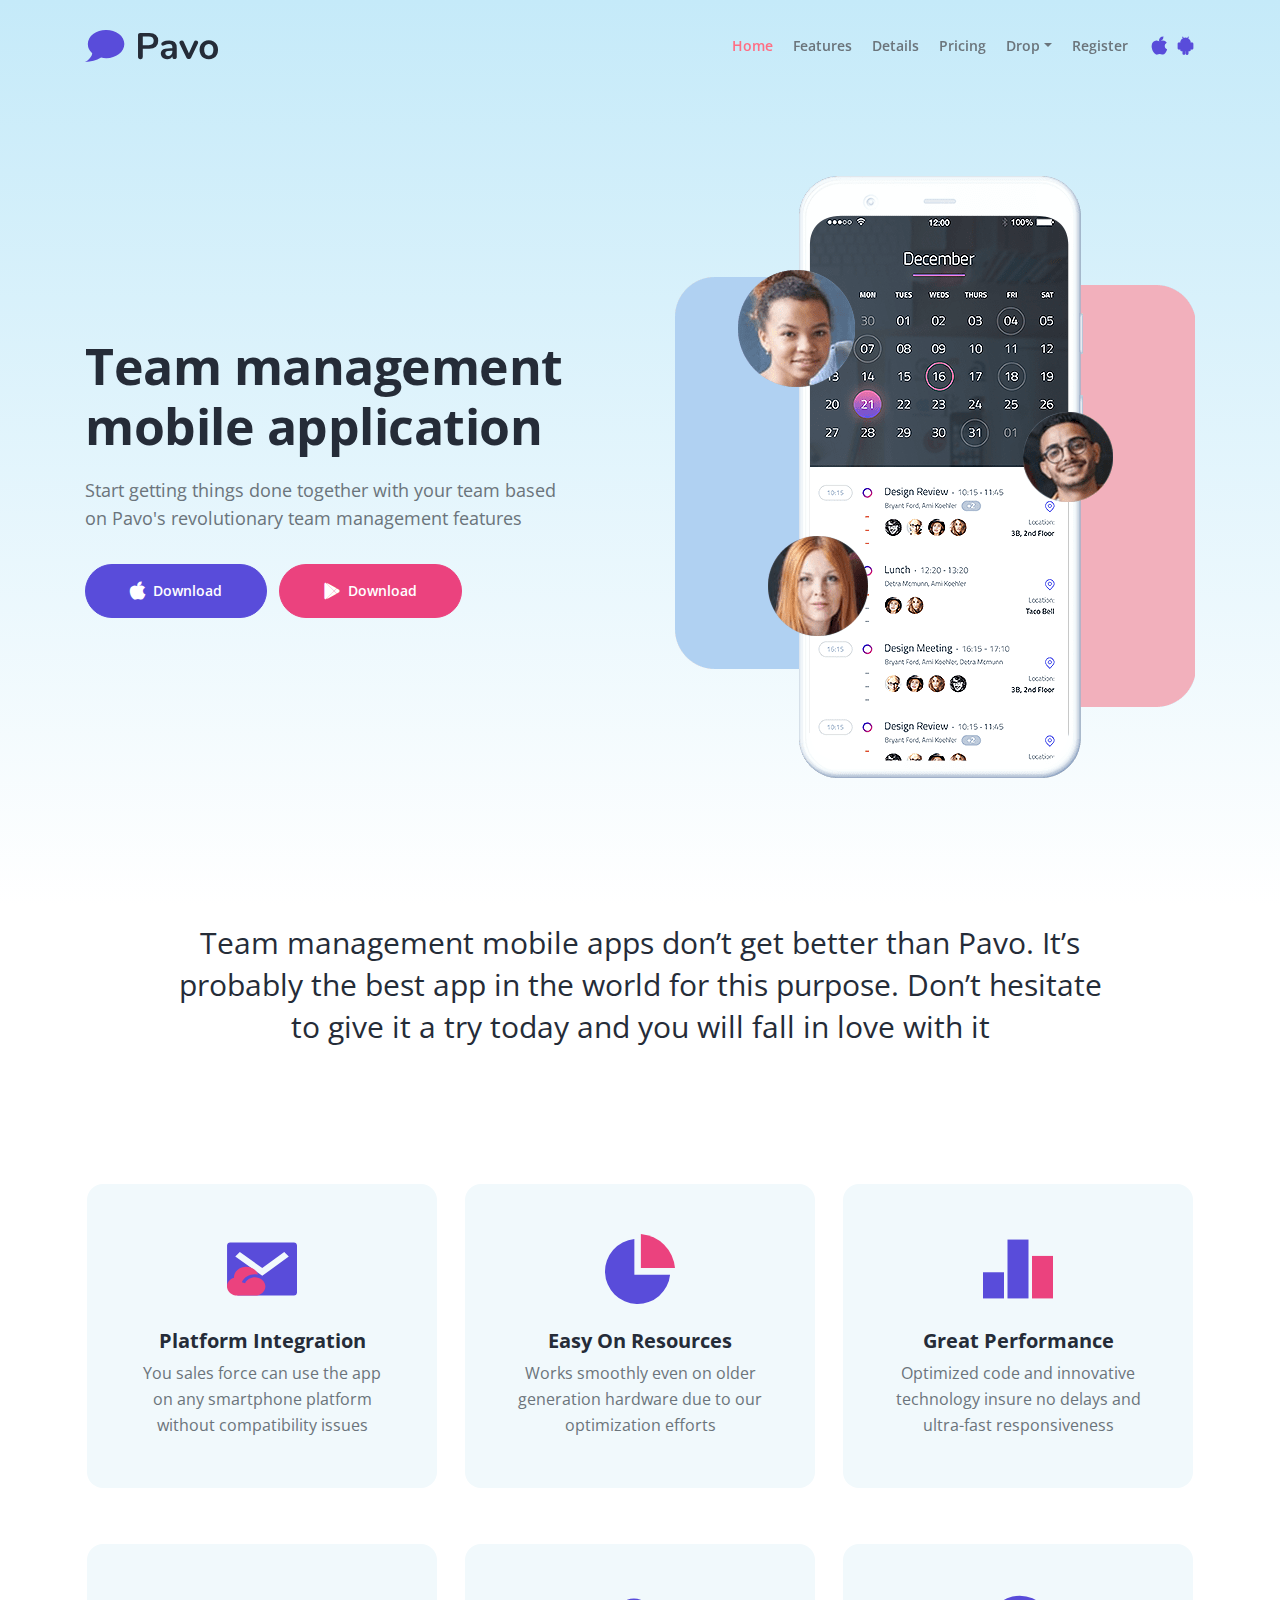
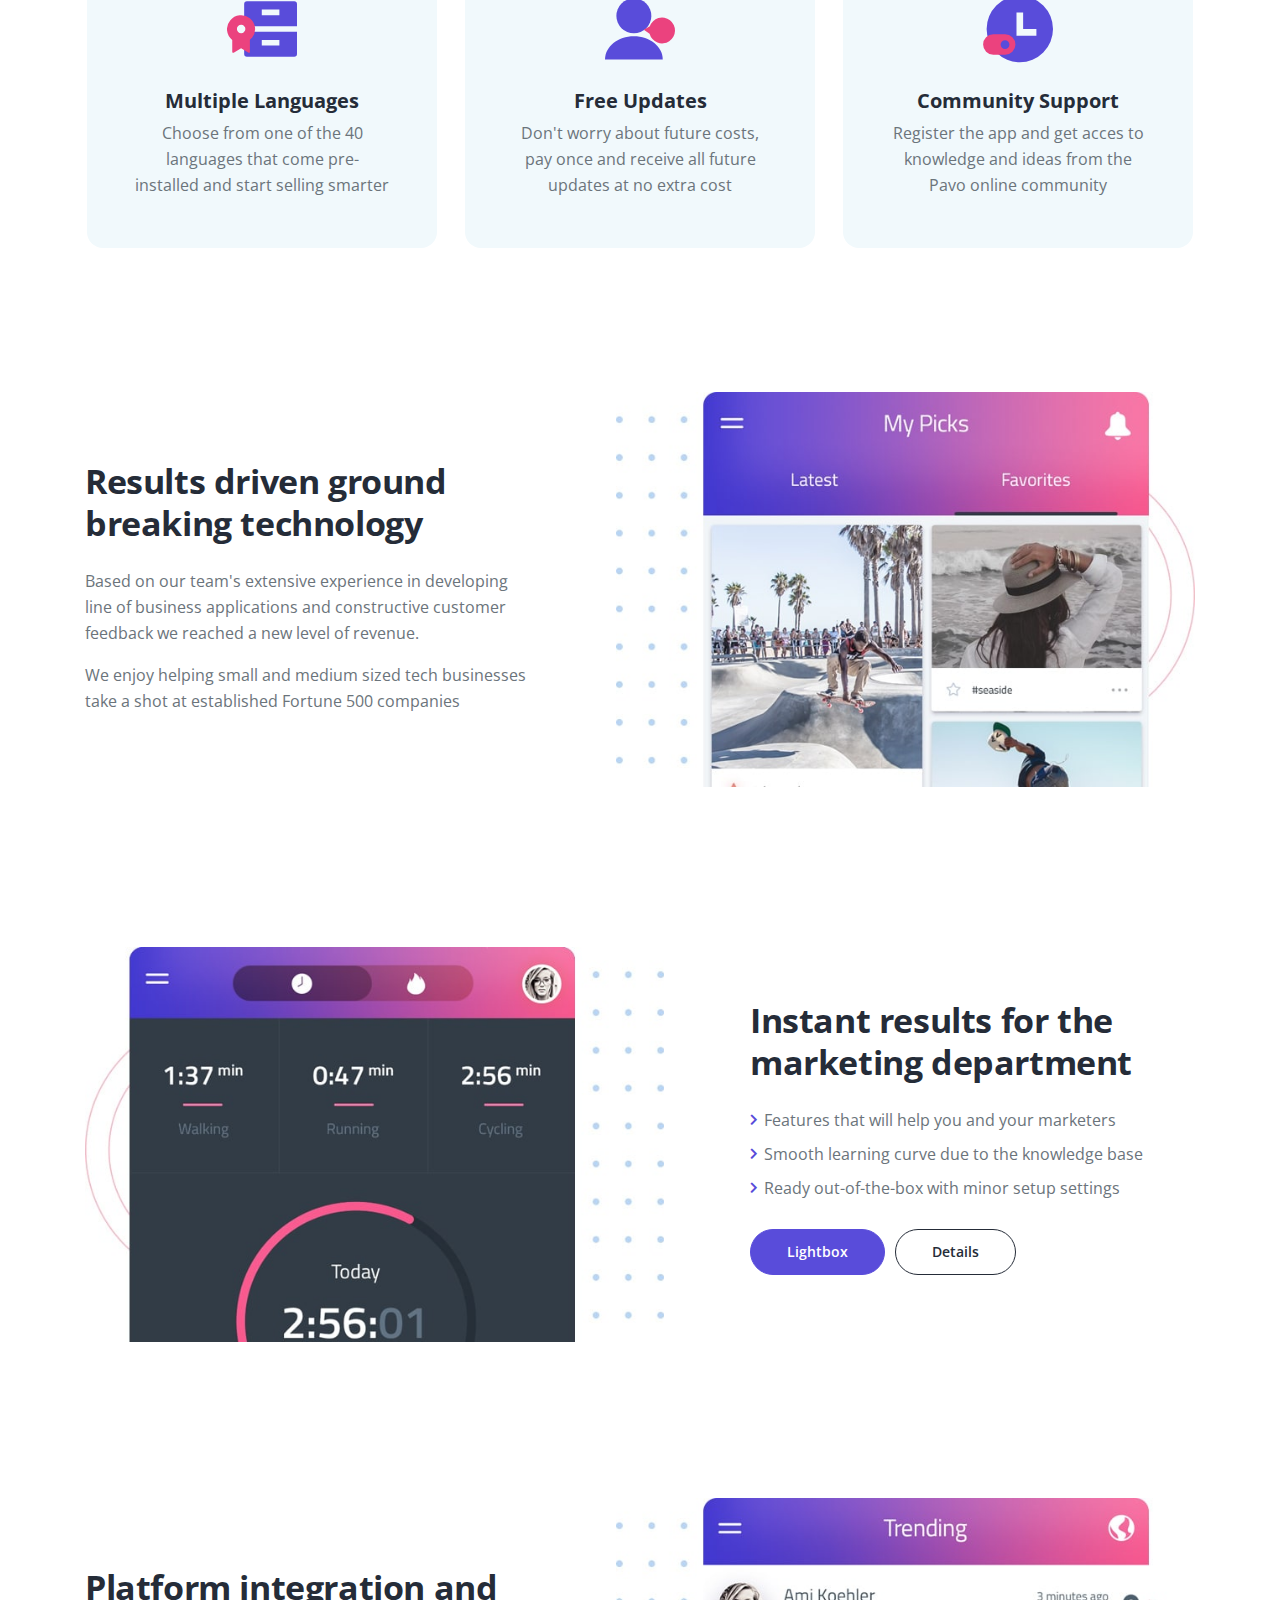
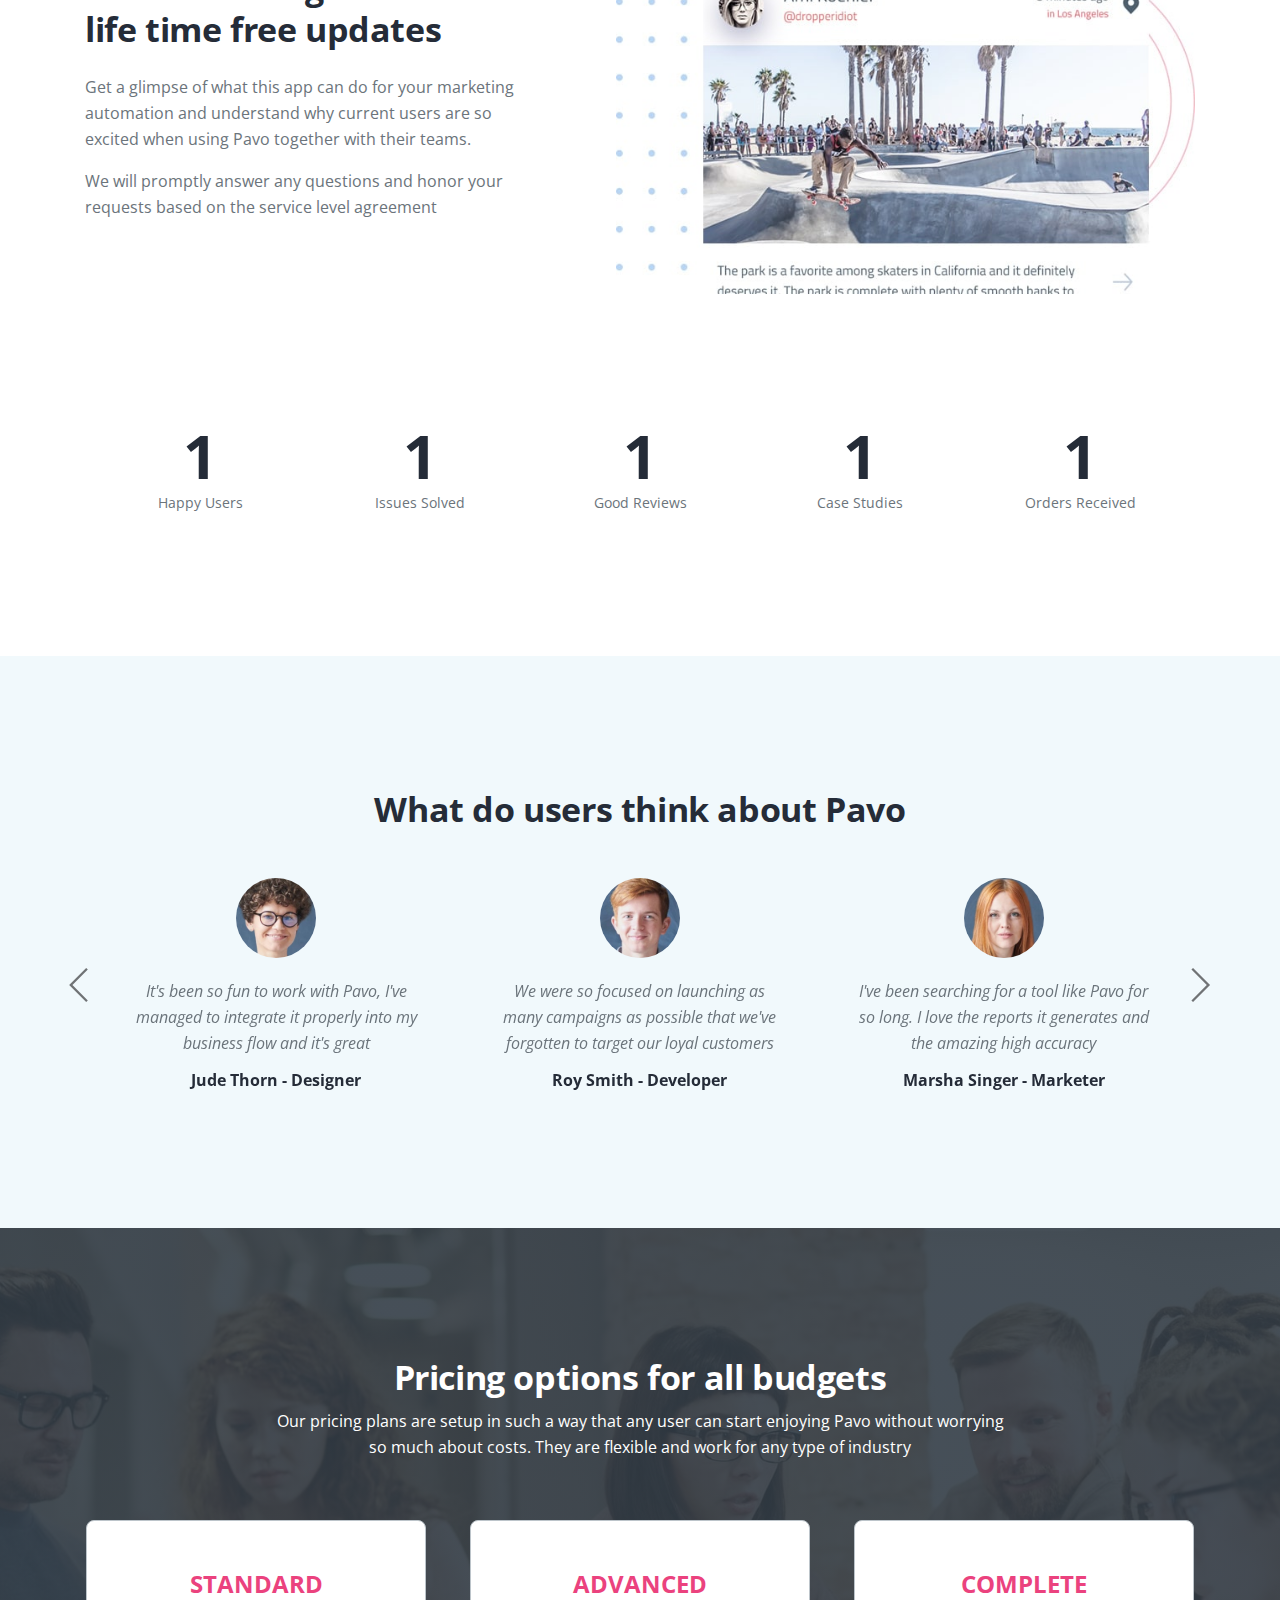
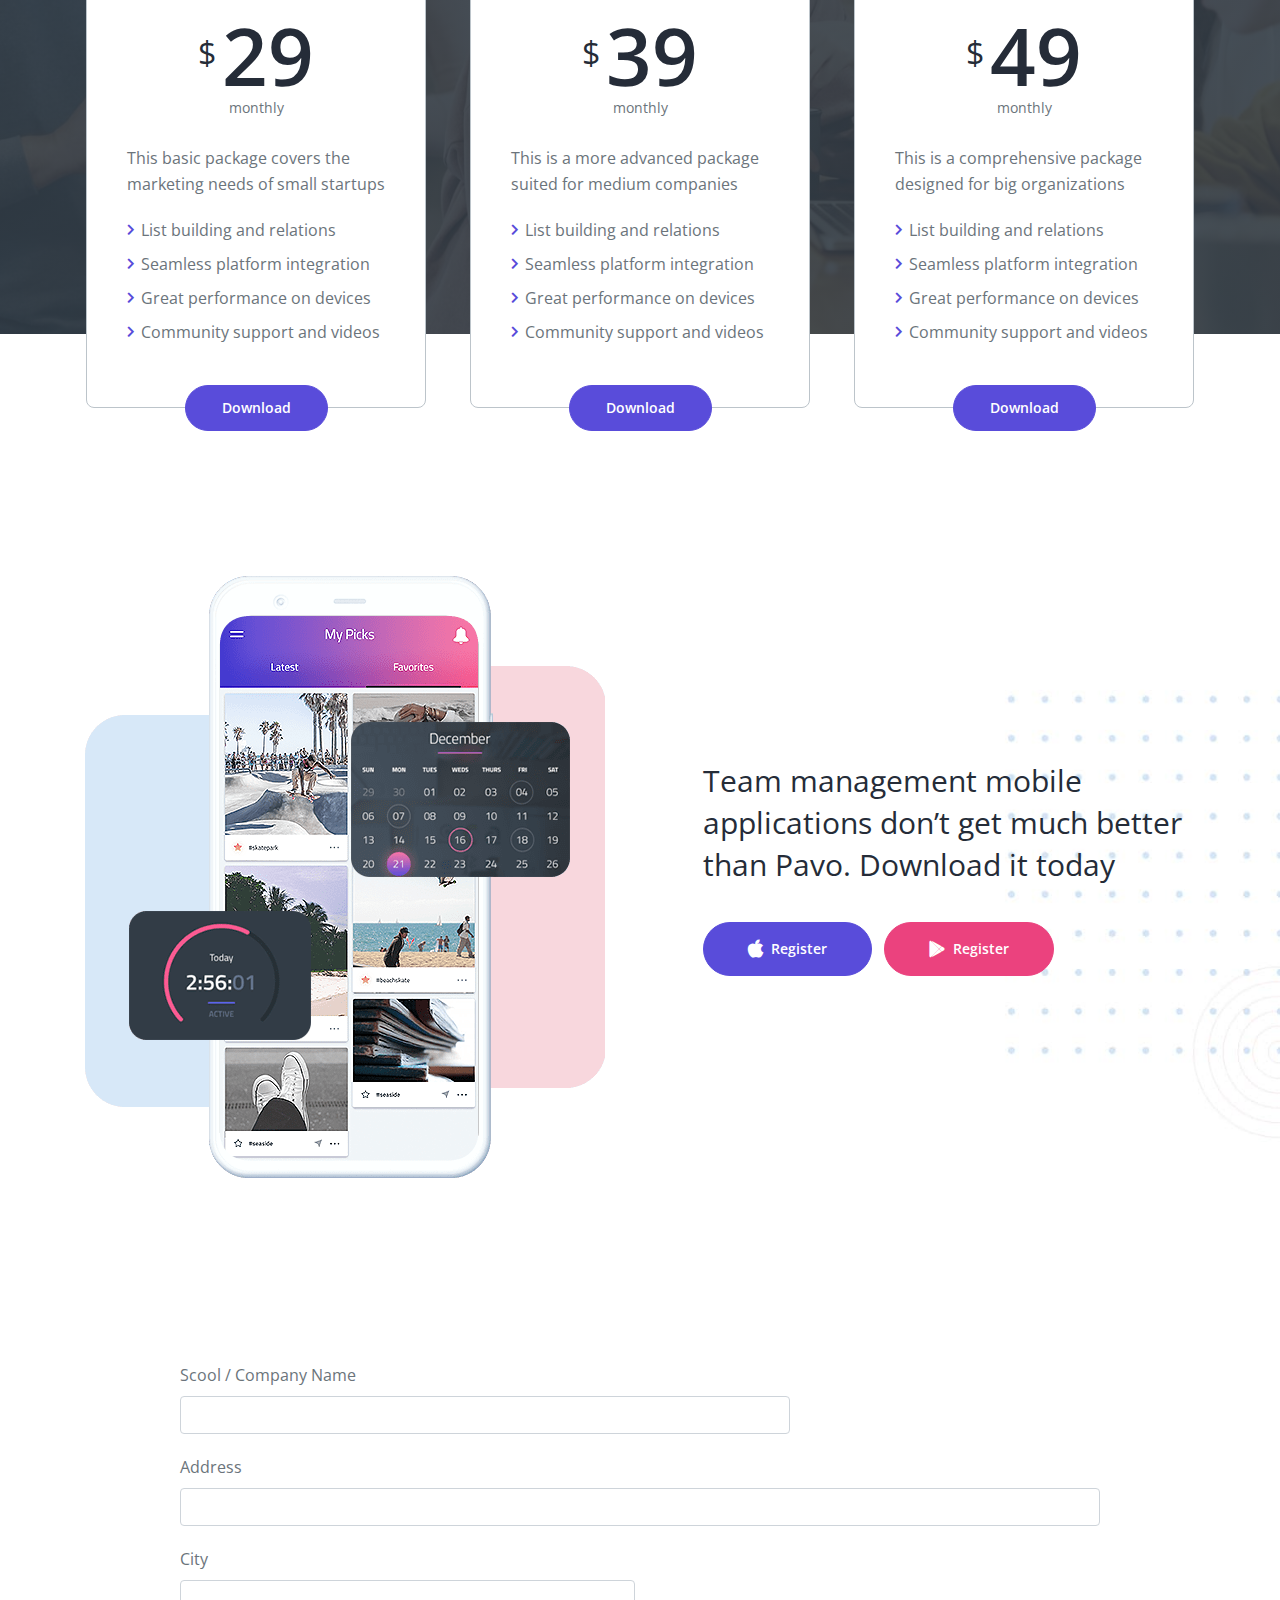
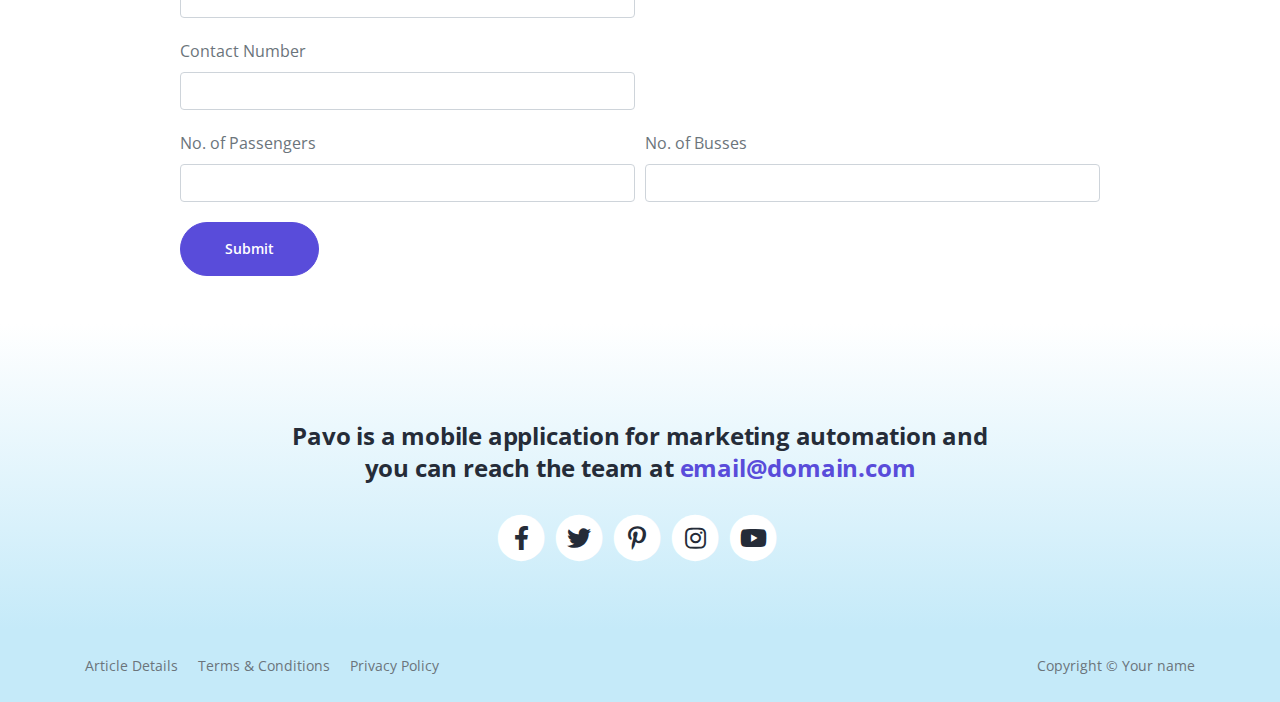
<file: index.html>
<!DOCTYPE html>
<html lang="en">
<head>
    <meta charset="utf-8">
    <meta name="viewport" content="width=device-width, initial-scale=1, shrink-to-fit=no">
    
    <!-- SEO Meta Tags -->
    <meta name="description" content="Your description">
    <meta name="author" content="Your name">

    <!-- OG Meta Tags to improve the way the post looks when you share the page on Facebook, Twitter, LinkedIn -->
    <!-- TODO -->
	<meta property="og:site_name" content="" /> <!-- website name -->
	<meta property="og:site" content="" /> <!-- website link -->
	<meta property="og:title" content=""/> <!-- title shown in the actual shared post -->
	<meta property="og:description" content="" /> <!-- description shown in the actual shared post -->
	<meta property="og:image" content="" /> <!-- image link, make sure it's jpg -->
	<meta property="og:url" content="" /> <!-- where do you want your post to link to -->
	<meta name="twitter:card" content="summary_large_image"> <!-- to have large image post format in Twitter -->

    <!-- Webpage Title -->
    <title>Busly</title>
    
    <!-- Styles -->
    <link rel="preconnect" href="https://fonts.gstatic.com">
    <link href="https://fonts.googleapis.com/css2?family=Open+Sans:ital,wght@0,400;0,600;0,700;1,400&display=swap" rel="stylesheet">
    <link href="css/bootstrap.css" rel="stylesheet">
    <link href="css/fontawesome-all.css" rel="stylesheet">
    <link href="css/swiper.css" rel="stylesheet">
	<link href="css/magnific-popup.css" rel="stylesheet">
	<link href="css/styles.css" rel="stylesheet">
	
	<!-- Favicon  -->
    <link rel="icon" href="images/favicon.png">
</head>
<body data-spy="scroll" data-target=".fixed-top">
    
    <!-- Navigation -->
    <nav class="navbar navbar-expand-lg fixed-top navbar-light">
        <div class="container">
            
            <!-- Text Logo - Use this if you don't have a graphic logo -->
            <!-- <a class="navbar-brand logo-text page-scroll" href="index.html">Pavo</a> -->

            <!-- Image Logo -->
            <a class="navbar-brand logo-image" href="index.html"><img src="images/logo.svg" alt="alternative"></a> 

            <button class="navbar-toggler p-0 border-0" type="button" data-toggle="offcanvas">
                <span class="navbar-toggler-icon"></span>
            </button>

            <div class="navbar-collapse offcanvas-collapse" id="navbarsExampleDefault">
                <ul class="navbar-nav ml-auto">
                    <li class="nav-item">
                        <a class="nav-link page-scroll" href="#header">Home <span class="sr-only">(current)</span></a>
                    </li>
                    <li class="nav-item">
                        <a class="nav-link page-scroll" href="#features">Features</a>
                    </li>
                    <li class="nav-item">
                        <a class="nav-link page-scroll" href="#details">Details</a>
                    </li>
                    <li class="nav-item">
                        <a class="nav-link page-scroll" href="#pricing">Pricing</a>
                    </li>
                    <li class="nav-item dropdown">
                        <a class="nav-link dropdown-toggle" href="#" id="dropdown01" data-toggle="dropdown" aria-haspopup="true" aria-expanded="false">Drop</a>
                        <div class="dropdown-menu" aria-labelledby="dropdown01">
                            <a class="dropdown-item page-scroll" href="register.html">Register Now</a>
                            <div class="dropdown-divider"></div>
                            <a class="dropdown-item page-scroll" href="article.html">Article Details</a>
                            <div class="dropdown-divider"></div>
                            <a class="dropdown-item page-scroll" href="terms.html">Terms Conditions</a>
                            <div class="dropdown-divider"></div>
                            <a class="dropdown-item page-scroll" href="privacy.html">Privacy Policy</a>
                        </div>
                    </li>
                    <li class="nav-item">
                        <a class="nav-link page-scroll" href="#download">Register</a>
                    </li>
                </ul>
                <span class="nav-item app-store-icons">
                    <a href="#your-link">
                        <i class="fab fa-apple"></i>
                    </a>
                    <a href="#your-link">
                        <i class="fab fa-android"></i>
                    </a>
                </span>
            </div> <!-- end of navbar-collapse -->
        </div> <!-- end of container -->
    </nav> <!-- end of navbar -->
    <!-- end of navigation -->


    <!-- Header -->
    <header id="header" class="header">
        <div class="container">
            <div class="row">
                <div class="col-lg-6">
                    <div class="text-container">
                        <h1 class="h1-large">Team management mobile application</h1>
                        <p class="p-large">Start getting things done together with your team based on Pavo's revolutionary team management features</p>
                        <a class="btn-solid-lg" href="#your-link"><i class="fab fa-apple"></i>Download</a>
                        <a class="btn-solid-lg secondary" href="#your-link"><i class="fab fa-google-play"></i>Download</a>
                    </div> <!-- end of text-container -->
                </div> <!-- end of col -->
                <div class="col-lg-6">
                    <div class="image-container">
                        <img class="img-fluid" src="images/header-smartphone.png" alt="alternative">
                    </div> <!-- end of image-container -->
                </div> <!-- end of col -->
            </div> <!-- end of row -->
        </div> <!-- end of container -->
    </header> <!-- end of header -->
    <!-- end of header -->


    <!-- Introduction -->
    <div class="basic-1">
        <div class="container">
            <div class="row">
                <div class="col-lg-12">
                    <p>Team management mobile apps don’t get better than Pavo. It’s probably the best app in the world for this purpose. Don’t hesitate to give it a try today and you will fall in love with it</p>
                </div> <!-- end of col -->
            </div> <!-- end of row -->
        </div> <!-- end of container -->
    </div> <!-- end of basic-1 -->
    <!-- end of introduction -->


    <!-- Features -->
    <div id="features" class="cards-1">
        <div class="container">
            <div class="row">
                <div class="col-lg-12">
                    
                    <!-- Card -->
                    <div class="card">
                        <div class="card-image">
                            <img class="img-fluid" src="images/features-icon-1.svg" alt="alternative">
                        </div>
                        <div class="card-body">
                            <h5 class="card-title">Platform Integration</h5>
                            <p>You sales force can use the app on any smartphone platform without compatibility issues</p>
                        </div>
                    </div>
                    <!-- end of card -->

                    <!-- Card -->
                    <div class="card">
                        <div class="card-image">
                            <img class="img-fluid" src="images/features-icon-2.svg" alt="alternative">
                        </div>
                        <div class="card-body">
                            <h5 class="card-title">Easy On Resources</h5>
                            <p>Works smoothly even on older generation hardware due to our optimization efforts</p>
                        </div>
                    </div>
                    <!-- end of card -->

                    <!-- Card -->
                    <div class="card">
                        <div class="card-image">
                            <img class="img-fluid" src="images/features-icon-3.svg" alt="alternative">
                        </div>
                        <div class="card-body">
                            <h5 class="card-title">Great Performance</h5>
                            <p>Optimized code and innovative technology insure no delays and ultra-fast responsiveness</p>
                        </div>
                    </div>
                    <!-- end of card -->

                    <!-- Card -->
                    <div class="card">
                        <div class="card-image">
                            <img class="img-fluid" src="images/features-icon-4.svg" alt="alternative">
                        </div>
                        <div class="card-body">
                            <h5 class="card-title">Multiple Languages</h5>
                            <p>Choose from one of the 40 languages that come pre-installed and start selling smarter</p>
                        </div>
                    </div>
                    <!-- end of card -->

                    <!-- Card -->
                    <div class="card">
                        <div class="card-image">
                            <img class="img-fluid" src="images/features-icon-5.svg" alt="alternative">
                        </div>
                        <div class="card-body">
                            <h5 class="card-title">Free Updates</h5>
                            <p>Don't worry about future costs, pay once and receive all future updates at no extra cost</p>
                        </div>
                    </div>
                    <!-- end of card -->

                    <!-- Card -->
                    <div class="card">
                        <div class="card-image">
                            <img class="img-fluid" src="images/features-icon-6.svg" alt="alternative">
                        </div>
                        <div class="card-body">
                            <h5 class="card-title">Community Support</h5>
                            <p>Register the app and get acces to knowledge and ideas from the Pavo online community</p>
                        </div>
                    </div>
                    <!-- end of card -->

                </div> <!-- end of col -->
            </div> <!-- end of row -->
        </div> <!-- end of container -->
    </div> <!-- end of cards-1 -->
    <!-- end of features -->


    <!-- Details 1 -->
    <div id="details" class="basic-2">
        <div class="container">
            <div class="row">
                <div class="col-lg-5">
                    <div class="text-container">
                        <h2>Results driven ground breaking technology</h2>
                        <p>Based on our team's extensive experience in developing line of business applications and constructive customer feedback we reached a new level of revenue.</p>
                        <p>We enjoy helping small and medium sized tech businesses take a shot at established Fortune 500 companies</p>
                    </div> <!-- end of text-container -->
                </div> <!-- end of col -->
                <div class="col-lg-7">
                    <div class="image-container">
                        <img class="img-fluid" src="images/details-1.jpg" alt="alternative">
                    </div> <!-- end of image-container -->
                </div> <!-- end of col -->
            </div> <!-- end of row -->
        </div> <!-- end of container -->
    </div> <!-- end of basic-2 -->
    <!-- end of details 1 -->


    <!-- Details 2 -->
    <div class="basic-3">
        <div class="container">
            <div class="row">
                <div class="col-lg-7">
                    <div class="image-container">
                        <img class="img-fluid" src="images/details-2.jpg" alt="alternative">
                    </div> <!-- end of image-container -->
                </div> <!-- end of col -->
                <div class="col-lg-5">
                    <div class="text-container">
                        <h2>Instant results for the marketing department</h2>
                        <ul class="list-unstyled li-space-lg">
                            <li class="media">
                                <i class="fas fa-chevron-right"></i>
                                <div class="media-body">Features that will help you and your marketers</div>
                            </li>
                            <li class="media">
                                <i class="fas fa-chevron-right"></i>
                                <div class="media-body">Smooth learning curve due to the knowledge base</div>
                            </li>
                            <li class="media">
                                <i class="fas fa-chevron-right"></i>
                                <div class="media-body">Ready out-of-the-box with minor setup settings</div>
                            </li>
                        </ul>
                        <a class="btn-solid-reg popup-with-move-anim" href="#details-lightbox">Lightbox</a>
                        <a class="btn-outline-reg" href="article.html">Details</a>
                    </div> <!-- end of text-container -->
                </div> <!-- end of col -->
            </div> <!-- end of row -->
        </div> <!-- end of container -->
    </div> <!-- end of basic-3 -->
    <!-- end of details 2 -->


    <!-- Details Lightbox -->
    <!-- Lightbox -->
	<div id="details-lightbox" class="lightbox-basic zoom-anim-dialog mfp-hide">
        <div class="row">
            <button title="Close (Esc)" type="button" class="mfp-close x-button">×</button>
			<div class="col-lg-8">
                <div class="image-container">
                    <img class="img-fluid" src="images/details-lightbox.jpg" alt="alternative">
                </div> <!-- end of image-container -->
			</div> <!-- end of col -->
			<div class="col-lg-4">
                <h3>Goals Setting</h3>
				<hr>
                <p>The app can easily help you track your personal development evolution if you take the time to set it up.</p>
                <h4>User Feedback</h4>
                <p>This is a great app which can help you save time and make your live easier. And it will help improve your productivity.</p>
                <ul class="list-unstyled li-space-lg">
                    <li class="media">
                        <i class="fas fa-chevron-right"></i><div class="media-body">Splash screen panel</div>
                    </li>
                    <li class="media">
                        <i class="fas fa-chevron-right"></i><div class="media-body">Statistics graph report</div>
                    </li>
                    <li class="media">
                        <i class="fas fa-chevron-right"></i><div class="media-body">Events calendar layout</div>
                    </li>
                    <li class="media">
                        <i class="fas fa-chevron-right"></i><div class="media-body">Location details screen</div>
                    </li>
                    <li class="media">
                        <i class="fas fa-chevron-right"></i><div class="media-body">Onboarding steps interface</div>
                    </li>
                </ul>
                <a class="btn-solid-reg mfp-close page-scroll" href="#download">Download</a> <button class="btn-outline-reg mfp-close as-button" type="button">Back</button>
			</div> <!-- end of col -->
		</div> <!-- end of row -->
    </div> <!-- end of lightbox-basic -->
    <!-- end of lightbox -->
    <!-- end of details lightbox -->


    <!-- Details 3 -->
    <div class="basic-4">
        <div class="container">
            <div class="row">
                <div class="col-lg-5">
                    <div class="text-container">
                        <h2>Platform integration and life time free updates</h2>
                        <p>Get a glimpse of what this app can do for your marketing automation and understand why current users are so excited when using Pavo together with their teams.</p>
                        <p>We will promptly answer any questions and honor your requests based on the service level agreement</p>
                    </div> <!-- end of text-container -->
                </div> <!-- end of col -->
                <div class="col-lg-7">
                    <div class="image-container">
                        <img class="img-fluid" src="images/details-3.jpg" alt="alternative">
                    </div> <!-- end of image-container -->
                </div> <!-- end of col -->
            </div> <!-- end of row -->
        </div> <!-- end of container -->
    </div> <!-- end of basic-4 -->
    <!-- end of details 3 -->


    <!-- Statistics -->
    <div class="counter">
        <div class="container">
            <div class="row">
                <div class="col-lg-12">
                    
                    <!-- Counter -->
                    <div id="counter">
                        <div class="cell">
                            <div class="counter-value number-count" data-count="231">1</div>
                            <p class="counter-info">Happy Users</p>
                        </div>
                        <div class="cell">
                            <div class="counter-value number-count" data-count="385">1</div>
                            <p class="counter-info">Issues Solved</p>
                        </div>
                        <div class="cell">
                            <div class="counter-value number-count" data-count="159">1</div>
                            <p class="counter-info">Good Reviews</p>
                        </div>
                        <div class="cell">
                            <div class="counter-value number-count" data-count="127">1</div>
                            <p class="counter-info">Case Studies</p>
                        </div>
                        <div class="cell">
                            <div class="counter-value number-count" data-count="211">1</div>
                            <p class="counter-info">Orders Received</p>
                        </div>
                    </div>
                    <!-- end of counter -->

                </div> <!-- end of col -->
            </div> <!-- end of row -->
        </div> <!-- end of container -->
    </div> <!-- end of counter -->
    <!-- end of statistics -->


    <!-- Testimonials -->
    <div class="slider-1 bg-gray">
        <div class="container">
            <div class="row">
                <div class="col-lg-12">
                    <h2 class="h2-heading">What do users think about Pavo</h2>
                </div> <!-- end of col -->
            </div> <!-- end of row -->
            <div class="row">
                <div class="col-lg-12">

                    <!-- Card Slider -->
                    <div class="slider-container">
                        <div class="swiper-container card-slider">
                            <div class="swiper-wrapper">
                                
                                <!-- Slide -->
                                <div class="swiper-slide">
                                    <div class="card">
                                        <img class="card-image" src="images/testimonial-1.jpg" alt="alternative">
                                        <div class="card-body">
                                            <p class="testimonial-text">It's been so fun to work with Pavo, I've managed to integrate it properly into my business flow and it's great</p>
                                            <p class="testimonial-author">Jude Thorn - Designer</p>
                                        </div>
                                    </div>
                                </div> <!-- end of swiper-slide -->
                                <!-- end of slide -->
        
                                <!-- Slide -->
                                <div class="swiper-slide">
                                    <div class="card">
                                        <img class="card-image" src="images/testimonial-2.jpg" alt="alternative">
                                        <div class="card-body">
                                            <p class="testimonial-text">We were so focused on launching as many campaigns as possible that we've forgotten to target our loyal customers</p>
                                            <p class="testimonial-author">Roy Smith - Developer</p>
                                        </div>
                                    </div>        
                                </div> <!-- end of swiper-slide -->
                                <!-- end of slide -->
        
                                <!-- Slide -->
                                <div class="swiper-slide">
                                    <div class="card">
                                        <img class="card-image" src="images/testimonial-3.jpg" alt="alternative">
                                        <div class="card-body">
                                            <p class="testimonial-text">I've been searching for a tool like Pavo for so long. I love the reports it generates and the amazing high accuracy</p>
                                            <p class="testimonial-author">Marsha Singer - Marketer</p>
                                        </div>
                                    </div>        
                                </div> <!-- end of swiper-slide -->
                                <!-- end of slide -->
        
                                <!-- Slide -->
                                <div class="swiper-slide">
                                    <div class="card">
                                        <img class="card-image" src="images/testimonial-4.jpg" alt="alternative">
                                        <div class="card-body">
                                            <p class="testimonial-text">We've been waiting for a powerful piece of software that can help businesses manage their marketing projects</p>
                                            <p class="testimonial-author">Tim Shaw - Designer</p>
                                        </div>
                                    </div>
                                </div> <!-- end of swiper-slide -->
                                <!-- end of slide -->
        
                                <!-- Slide -->
                                <div class="swiper-slide">
                                    <div class="card">
                                        <img class="card-image" src="images/testimonial-5.jpg" alt="alternative">
                                        <div class="card-body">
                                            <p class="testimonial-text">Searching for a great prototyping and layout design app was difficult but thankfully I found app suite quickly</p>
                                            <p class="testimonial-author">Lindsay Spice - Marketer</p>
                                        </div>
                                    </div>        
                                </div> <!-- end of swiper-slide -->
                                <!-- end of slide -->
        
                                <!-- Slide -->
                                <div class="swiper-slide">
                                    <div class="card">
                                        <img class="card-image" src="images/testimonial-6.jpg" alt="alternative">
                                        <div class="card-body">
                                            <p class="testimonial-text">The app support team is amazing. They've helped me with some issues and I am so grateful to the entire team</p>
                                            <p class="testimonial-author">Ann Blake - Developer</p>
                                        </div>
                                    </div>        
                                </div> <!-- end of swiper-slide -->
                                <!-- end of slide -->
                            
                            </div> <!-- end of swiper-wrapper -->
        
                            <!-- Add Arrows -->
                            <div class="swiper-button-next"></div>
                            <div class="swiper-button-prev"></div>
                            <!-- end of add arrows -->
        
                        </div> <!-- end of swiper-container -->
                    </div> <!-- end of slider-container -->
                    <!-- end of card slider -->

                </div> <!-- end of col -->
            </div> <!-- end of row -->
        </div> <!-- end of container -->
    </div> <!-- end of slider-1 -->
    <!-- end of testimonials -->


    <!-- Pricing -->
    <div id="pricing" class="cards-2">
        <div class="decoration-bg"></div>
        <div class="container">
            <div class="row">
                <div class="col-lg-12">
                    <h2 class="h2-heading">Pricing options for all budgets</h2>
                    <p class="p-heading">Our pricing plans are setup in such a way that any user can start enjoying Pavo without worrying so much about costs. They are flexible and work for any type of industry</p>
                </div> <!-- end of col -->
            </div> <!-- end of row -->
            <div class="row">
                <div class="col-lg-12">

                    <!-- Card-->
                    <div class="card">
                        <div class="card-body">
                            <div class="card-title">STANDARD</div>
                            <div class="price"><span class="currency">$</span><span class="value">29</span></div>
                            <div class="frequency">monthly</div>
                            <p>This basic package covers the marketing needs of small startups</p>
                            <ul class="list-unstyled li-space-lg">
                                <li class="media">
                                    <i class="fas fa-chevron-right"></i><div class="media-body">List building and relations</div>
                                </li>
                                <li class="media">
                                    <i class="fas fa-chevron-right"></i><div class="media-body">Seamless platform integration</div>
                                </li>
                                <li class="media">
                                    <i class="fas fa-chevron-right"></i><div class="media-body">Great performance on devices</div>
                                </li>
                                <li class="media">
                                    <i class="fas fa-chevron-right"></i><div class="media-body">Community support and videos</div>
                                </li>
                            </ul>
                            <div class="button-wrapper">
                                <a class="btn-solid-reg page-scroll" href="#download">Download</a>
                            </div>
                        </div>
                    </div> <!-- end of card -->
                    <!-- end of card -->

                    <!-- Card-->
                    <div class="card">
                        <div class="card-body">
                            <div class="card-title">ADVANCED</div>
                            <div class="price"><span class="currency">$</span><span class="value">39</span></div>
                            <div class="frequency">monthly</div>
                            <p>This is a more advanced package suited for medium companies</p>
                            <ul class="list-unstyled li-space-lg">
                                <li class="media">
                                    <i class="fas fa-chevron-right"></i><div class="media-body">List building and relations</div>
                                </li>
                                <li class="media">
                                    <i class="fas fa-chevron-right"></i><div class="media-body">Seamless platform integration</div>
                                </li>
                                <li class="media">
                                    <i class="fas fa-chevron-right"></i><div class="media-body">Great performance on devices</div>
                                </li>
                                <li class="media">
                                    <i class="fas fa-chevron-right"></i><div class="media-body">Community support and videos</div>
                                </li>
                            </ul>
                            <div class="button-wrapper">
                                <a class="btn-solid-reg page-scroll" href="#download">Download</a>
                            </div>
                        </div>
                    </div> <!-- end of card -->
                    <!-- end of card -->

                    <!-- Card-->
                    <div class="card">
                        <div class="card-body">
                            <div class="card-title">COMPLETE</div>
                            <div class="price"><span class="currency">$</span><span class="value">49</span></div>
                            <div class="frequency">monthly</div>
                            <p>This is a comprehensive package designed for big organizations</p>
                            <ul class="list-unstyled li-space-lg">
                                <li class="media">
                                    <i class="fas fa-chevron-right"></i><div class="media-body">List building and relations</div>
                                </li>
                                <li class="media">
                                    <i class="fas fa-chevron-right"></i><div class="media-body">Seamless platform integration</div>
                                </li>
                                <li class="media">
                                    <i class="fas fa-chevron-right"></i><div class="media-body">Great performance on devices</div>
                                </li>
                                <li class="media">
                                    <i class="fas fa-chevron-right"></i><div class="media-body">Community support and videos</div>
                                </li>
                            </ul>
                            <div class="button-wrapper">
                                <a class="btn-solid-reg page-scroll" href="#download">Download</a>
                            </div>
                        </div>
                    </div> <!-- end of card -->
                    <!-- end of card -->

                </div> <!-- end of col -->
            </div> <!-- end of row -->
        </div> <!-- end of container -->
    </div> <!-- end of cards-2 -->
    <!-- end of pricing -->


    <!-- Conclusion -->
    <div id="download" class="basic-5">
        <div class="container">
            <div class="row">
                <div class="col-lg-6">
                    <div class="image-container">
                        <img class="img-fluid" src="images/conclusion-smartphone.png" alt="alternative">
                    </div> <!-- end of image-container -->
                </div> <!-- end of col -->
                <div class="col-lg-6">
                    <div class="text-container">
                        <p>Team management mobile applications don’t get much better than Pavo. Download it today</p>
                        <a class="btn-solid-lg" href="register.html"><i class="fab fa-apple"></i>Register</a>
                        <a class="btn-solid-lg secondary" href="register.html"><i class="fab fa-google-play"></i>Register</a>
                    </div> <!-- end of text-container -->
                </div> <!-- end of col -->
            </div> <!-- end of row -->
        </div> <!-- end of container --> 
    </div> <!-- end of basic-5 -->
    <!-- end of conclusion -->

    <!-- Register Body -->
    <div class="basic-4">
        <div class="container">
            <div class="row">
                <div class="col-xl-10 offset-xl-1">
                    <form>
                        <!-- School / Company Name -->
                        <div class="form-row">
                            <div class="form-group col-md-8">
                              <label for="inputCompany">Scool / Company Name</label>
                              <input type="text" class="form-control" id="inputCompany">
                            </div>    
                          </div>

                          <!-- Location TOD -->
                          

                        <!-- Address -->
                        <div class="form-row">
                          <div class="form-group col-md-12">
                            <label for="inputAddress">Address</label>
                            <input type="text" class="form-control" id="inputAddress">
                          </div>

                          <div class="form-group col-md-6">
                            <label for="inputCity">City</label>
                            <input type="text" class="form-control" id="inputCity">
                          </div>
                        </div>

                        <!-- Contact Number -->
                        <div class="form-row">
                            <div class="form-group col-md-6">
                              <label for="inputContactNumber">Contact Number</label>
                              <input type="text" class="form-control" id="inputContactNumber">
                            </div>
                          </div>

                           <!--Bus / Passengers Count -->
                        <div class="form-row">
                            <div class="form-group col-md-6">
                              <label for="inputPassengerCount">No. of Passengers</label>
                              <input type="text" class="form-control" id="inputPassengerCount">
                            </div>

                            <div class="form-group col-md-6">
                                <label for="inputBusCount">No. of Busses</label>
                                <input type="text" class="form-control" id="inputBusCount">
                              </div>
                        </div>
                        
                        <!-- Submit Button -->
                        
                        <!-- <button type="submit" class="btn-solid-lg btn-primary">Submit</button> -->
                        <button type="button" class="btn-solid-lg btn-primary" data-toggle="modal" data-target="#exampleModal">
                            Submit
                          </button>
                          
                          <!-- Modal -->
                          <div class="modal fade" id="exampleModal" tabindex="-1" role="dialog" aria-labelledby="exampleModalLabel" aria-hidden="true">
                            <div class="modal-dialog" role="document">
                              <div class="modal-content">
                                <div class="modal-header">
                                  <h5 class="modal-title" id="exampleModalLabel">Confirmation</h5>
                                  <button type="button" class="close" data-dismiss="modal" aria-label="Close">
                                    <span aria-hidden="true">&times;</span>
                                  </button>
                                </div>
                                <div class="modal-body">
                                  Are You Sure you want to Register?
                                </div>
                                <div class="modal-footer">
                                  <button type="button" class="btn btn-secondary" data-dismiss="modal">Close</button>
                                  <button type="submit" class="btn btn-primary">Submit</button>
                                </div>
                              </div>
                            </div>
                          </div>
                      </form>

                </div> <!-- end of col -->
            </div> <!-- end of row -->
        </div> <!-- end of container -->
    </div> <!-- end of basic-->

    <!-- Footer -->
    <div class="footer">
        <div class="container">
            <div class="row">
                <div class="col-lg-12">
                    <h4>Pavo is a mobile application for marketing automation and you can reach the team at <a class="purple" href="mailto:email@domain.com">email@domain.com</a></h4>
                    <div class="social-container">
                        <span class="fa-stack">
                            <a href="#your-link">
                                <i class="fas fa-circle fa-stack-2x"></i>
                                <i class="fab fa-facebook-f fa-stack-1x"></i>
                            </a>
                        </span>
                        <span class="fa-stack">
                            <a href="#your-link">
                                <i class="fas fa-circle fa-stack-2x"></i>
                                <i class="fab fa-twitter fa-stack-1x"></i>
                            </a>
                        </span>
                        <span class="fa-stack">
                            <a href="#your-link">
                                <i class="fas fa-circle fa-stack-2x"></i>
                                <i class="fab fa-pinterest-p fa-stack-1x"></i>
                            </a>
                        </span>
                        <span class="fa-stack">
                            <a href="#your-link">
                                <i class="fas fa-circle fa-stack-2x"></i>
                                <i class="fab fa-instagram fa-stack-1x"></i>
                            </a>
                        </span>
                        <span class="fa-stack">
                            <a href="#your-link">
                                <i class="fas fa-circle fa-stack-2x"></i>
                                <i class="fab fa-youtube fa-stack-1x"></i>
                            </a>
                        </span>
                    </div> <!-- end of social-container -->
                </div> <!-- end of col -->
            </div> <!-- end of row -->
        </div> <!-- end of container -->
    </div> <!-- end of footer -->  
    <!-- end of footer -->


    <!-- Copyright -->
    <div class="copyright">
        <div class="container">
            <div class="row">
                <div class="col-lg-6">
                    <ul class="list-unstyled li-space-lg p-small">
                        <li><a href="article.html">Article Details</a></li>
                        <li><a href="terms.html">Terms & Conditions</a></li>
                        <li><a href="privacy.html">Privacy Policy</a></li>
                    </ul>
                </div> <!-- end of col -->
                <div class="col-lg-6">
                    <p class="p-small statement">Copyright © <a href="#your-link">Your name</a></p>
                </div> <!-- end of col -->
            </div> <!-- enf of row -->
        </div> <!-- end of container -->
    </div> <!-- end of copyright --> 
    <!-- end of copyright -->
    
    	
    <!-- Scripts -->
    <script src="js/jquery.min.js"></script> <!-- jQuery for Bootstrap's JavaScript plugins -->
    <script src="js/bootstrap.min.js"></script> <!-- Bootstrap framework -->
    <script src="js/jquery.easing.min.js"></script> <!-- jQuery Easing for smooth scrolling between anchors -->
    <script src="js/swiper.min.js"></script> <!-- Swiper for image and text sliders -->
    <script src="js/jquery.magnific-popup.js"></script> <!-- Magnific Popup for lightboxes -->
    <script src="js/scripts.js"></script> <!-- Custom scripts -->
</body>
</html>
</file>
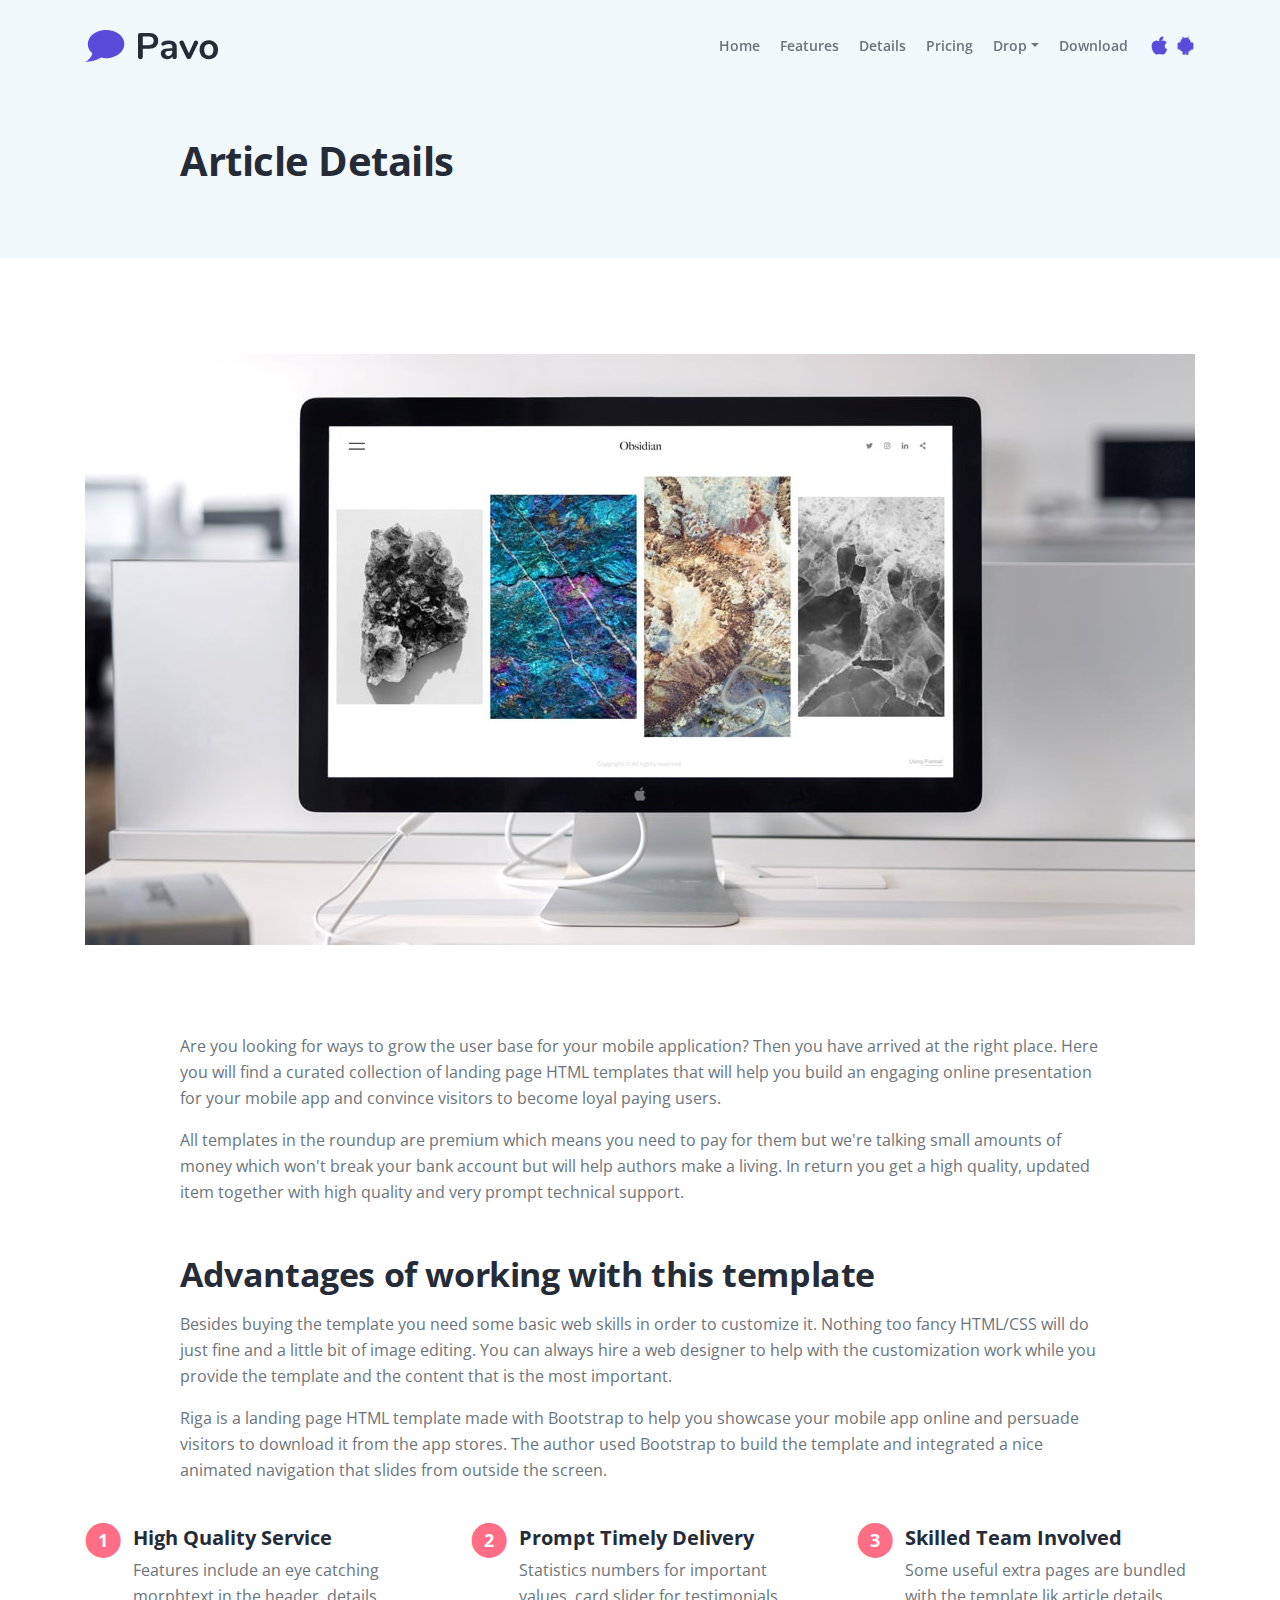
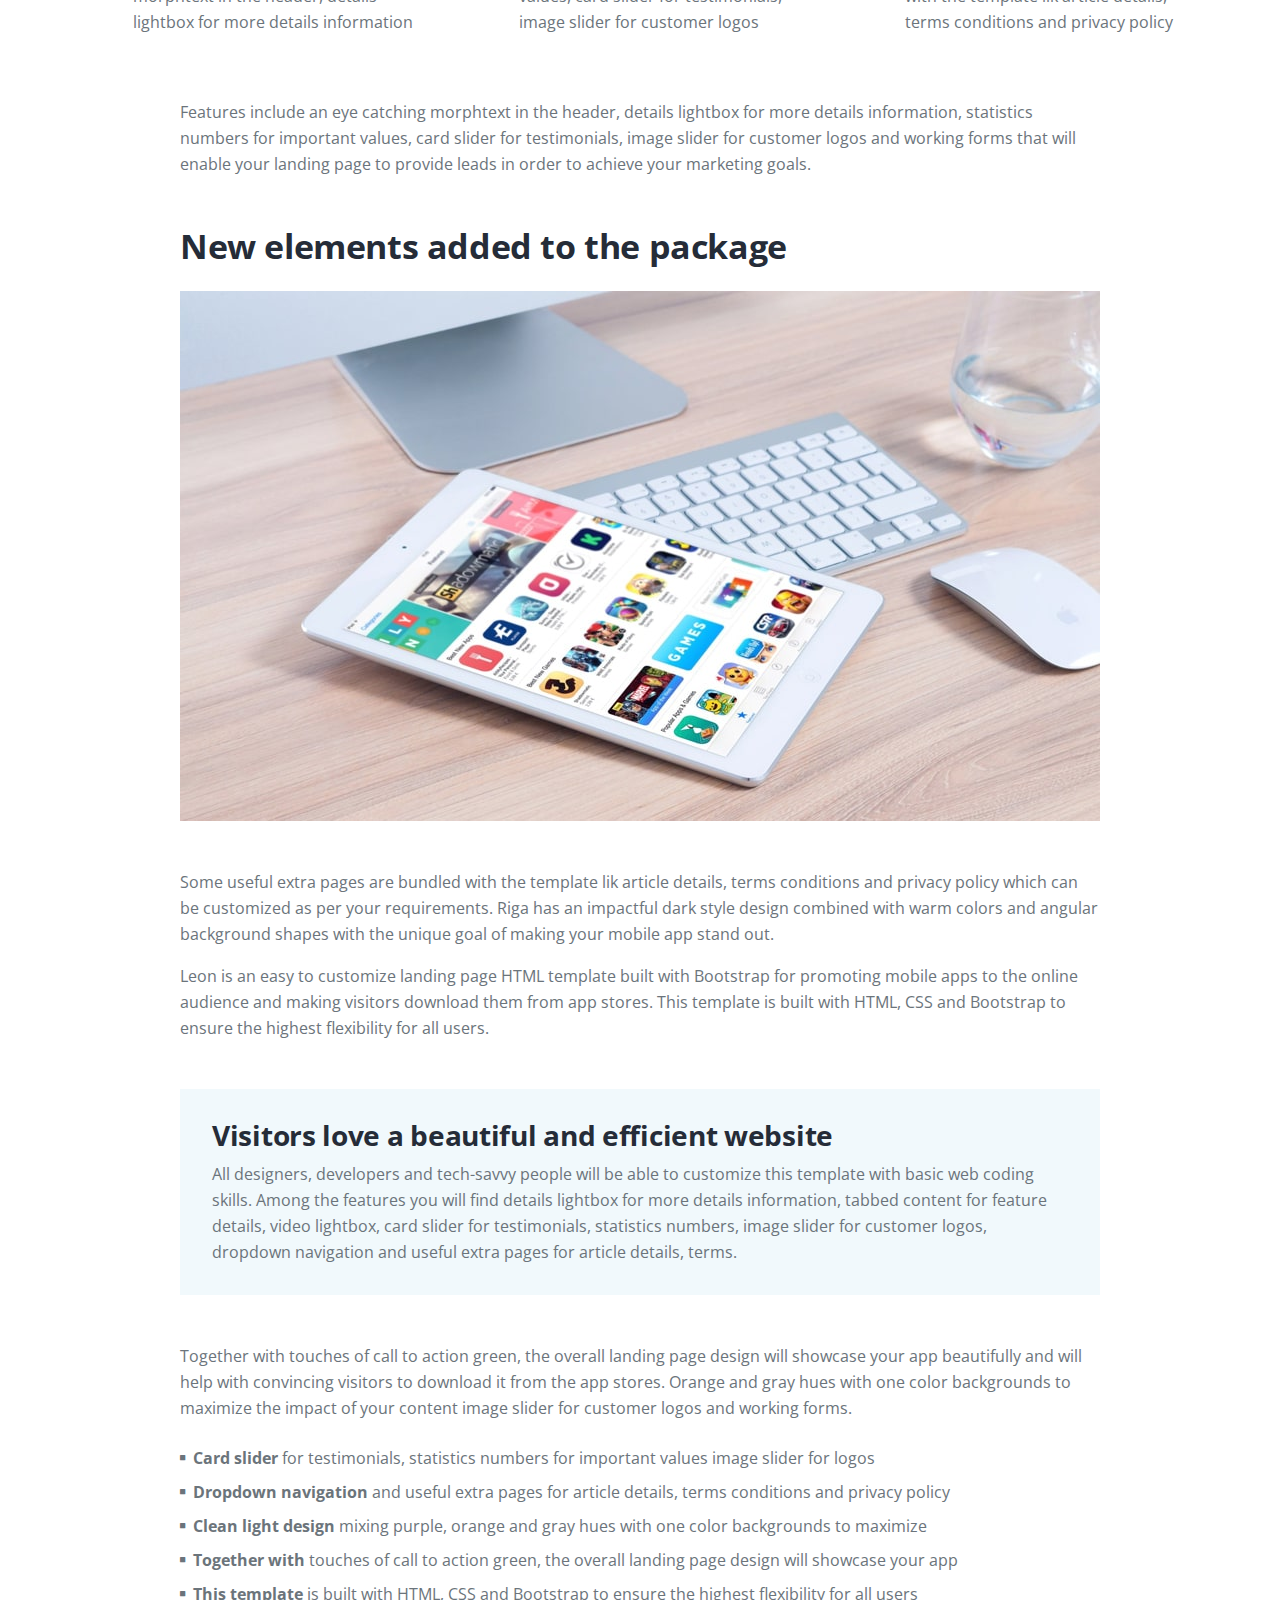
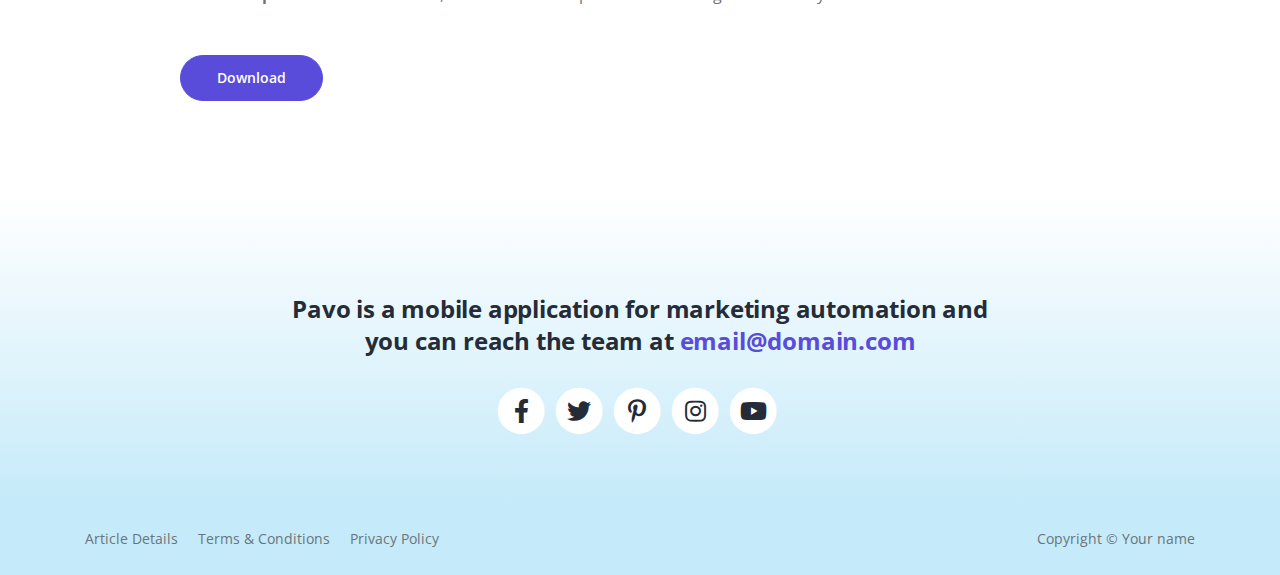
<file: article.html>
<!DOCTYPE html>
<html lang="en">
<head>
    <meta charset="utf-8">
    <meta name="viewport" content="width=device-width, initial-scale=1, shrink-to-fit=no">
    
    <!-- SEO Meta Tags -->
    <meta name="description" content="Your description">
    <meta name="author" content="Your name">

    <!-- OG Meta Tags to improve the way the post looks when you share the page on Facebook, Twitter, LinkedIn -->
	<meta property="og:site_name" content="" /> <!-- website name -->
	<meta property="og:site" content="" /> <!-- website link -->
	<meta property="og:title" content=""/> <!-- title shown in the actual shared post -->
	<meta property="og:description" content="" /> <!-- description shown in the actual shared post -->
	<meta property="og:image" content="" /> <!-- image link, make sure it's jpg -->
	<meta property="og:url" content="" /> <!-- where do you want your post to link to -->
	<meta name="twitter:card" content="summary_large_image"> <!-- to have large image post format in Twitter -->

    <!-- Webpage Title -->
    <title>Article Details - Pavo</title>
    
    <!-- Styles -->
    <link rel="preconnect" href="https://fonts.gstatic.com">
    <link href="https://fonts.googleapis.com/css2?family=Open+Sans:ital,wght@0,400;0,600;0,700;1,400&display=swap" rel="stylesheet">
    <link href="css/bootstrap.css" rel="stylesheet">
    <link href="css/fontawesome-all.css" rel="stylesheet">
    <link href="css/swiper.css" rel="stylesheet">
	<link href="css/magnific-popup.css" rel="stylesheet">
	<link href="css/styles.css" rel="stylesheet">
	
	<!-- Favicon  -->
    <link rel="icon" href="images/favicon.png">
</head>
<body data-spy="scroll" data-target=".fixed-top">
    
    <!-- Navigation -->
    <nav class="navbar navbar-expand-lg fixed-top navbar-light">
        <div class="container">
            
            <!-- Text Logo - Use this if you don't have a graphic logo -->
            <!-- <a class="navbar-brand logo-text page-scroll" href="index.html">Pavo</a> -->

            <!-- Image Logo -->
            <a class="navbar-brand logo-image" href="index.html"><img src="images/logo.svg" alt="alternative"></a> 

            <button class="navbar-toggler p-0 border-0" type="button" data-toggle="offcanvas">
                <span class="navbar-toggler-icon"></span>
            </button>

            <div class="navbar-collapse offcanvas-collapse" id="navbarsExampleDefault">
                <ul class="navbar-nav ml-auto">
                    <li class="nav-item">
                        <a class="nav-link page-scroll" href="index.html#header">Home <span class="sr-only">(current)</span></a>
                    </li>
                    <li class="nav-item">
                        <a class="nav-link page-scroll" href="index.html#features">Features</a>
                    </li>
                    <li class="nav-item">
                        <a class="nav-link page-scroll" href="index.html#details">Details</a>
                    </li>
                    <li class="nav-item">
                        <a class="nav-link page-scroll" href="index.html#pricing">Pricing</a>
                    </li>
                    <li class="nav-item dropdown">
                        <a class="nav-link dropdown-toggle" href="#" id="dropdown01" data-toggle="dropdown" aria-haspopup="true" aria-expanded="false">Drop</a>
                        <div class="dropdown-menu" aria-labelledby="dropdown01">
                            <a class="dropdown-item page-scroll" href="article.html">Article Details</a>
                            <div class="dropdown-divider"></div>
                            <a class="dropdown-item page-scroll" href="terms.html">Terms Conditions</a>
                            <div class="dropdown-divider"></div>
                            <a class="dropdown-item page-scroll" href="privacy.html">Privacy Policy</a>
                        </div>
                    </li>
                    <li class="nav-item">
                        <a class="nav-link page-scroll" href="index.html#download">Download</a>
                    </li>
                </ul>
                <span class="nav-item app-store-icons">
                    <a href="#your-link">
                        <i class="fab fa-apple"></i>
                    </a>
                    <a href="#your-link">
                        <i class="fab fa-android"></i>
                    </a>
                </span>
            </div> <!-- end of navbar-collapse -->
        </div> <!-- end of container -->
    </nav> <!-- end of navbar -->
    <!-- end of navigation -->


    <!-- Header -->
    <header class="ex-header bg-gray">
        <div class="container">
            <div class="row">
                <div class="col-xl-10 offset-xl-1">
                    <h1>Article Details</h1>
                </div> <!-- end of col -->
            </div> <!-- end of row -->
        </div> <!-- end of container -->
    </header> <!-- end of ex-header -->
    <!-- end of header -->


    <!-- Basic -->
    <div class="ex-basic-1 pt-5 pb-5">
        <div class="container">
            <div class="row">
                <div class="col-lg-12">
                    <img class="img-fluid mt-5 mb-3" src="images/article-details-large.jpg" alt="alternative">
                </div> <!-- end of col -->
            </div> <!-- end of row -->
        </div> <!-- end of container -->
    </div> <!-- end of ex-basic-1 -->
    <!-- end of basic -->


    <!-- Basic -->
    <div class="ex-basic-1 pt-4">
        <div class="container">
            <div class="row">
                <div class="col-xl-10 offset-xl-1">
                    <p>Are you looking for ways to grow the user base for your mobile application? Then you have arrived at the right place. Here you will find a curated collection of landing page HTML templates that will help you build an engaging online presentation for your mobile app and convince visitors to become loyal paying users.</p>
                    <p class="mb-5">All templates in the roundup are premium which means you need to pay for them but we're talking small amounts of money which won't break your bank account but will help authors make a living. In return you get a high quality, updated item together with high quality and very prompt technical support.</p>

                    <h2 class="mb-3">Advantages of working with this template</h2>
                    <p>Besides buying the template you need some basic web skills in order to customize it. Nothing too fancy HTML/CSS will do just fine and a little bit of image editing. You can always hire a web designer to help with the customization work while you provide the template and the content that is the most important.</p>
                    <p class="mb-4">Riga is a landing page HTML template made with Bootstrap to help you showcase your mobile app online and persuade visitors to download it from the app stores. The author used Bootstrap to build the template and integrated a nice animated navigation that slides from outside the screen.</p>
                </div> <!-- end of col -->
            </div> <!-- end of row -->
        </div> <!-- end of container -->
    </div> <!-- end of ex-basic-1 -->
    <!-- end of basic -->


    <!-- Cards -->
    <div class="ex-cards-1 pt-3 pb-3">
        <div class="container">
            <div class="row">
                <div class="col-lg-12">
                    
                    <!-- Card -->
                    <div class="card">
                        <ul class="list-unstyled">
                            <li class="media">
                                <span class="fa-stack">
                                    <span class="fas fa-circle fa-stack-2x"></span>
                                    <span class="fa-stack-1x">1</span>
                                </span>
                                <div class="media-body">
                                    <h5>High Quality Service</h5>
                                    <p>Features include an eye catching morphtext in the header, details lightbox for more details information</p>
                                </div>
                            </li>
                        </ul>
                    </div> <!-- end of card -->
                    <!-- end of card -->

                    <!-- Card -->
                    <div class="card">
                        <ul class="list-unstyled">
                            <li class="media">
                                <span class="fa-stack">
                                    <span class="fas fa-circle fa-stack-2x"></span>
                                    <span class="fa-stack-1x">2</span>
                                </span>
                                <div class="media-body">
                                    <h5>Prompt Timely Delivery</h5>
                                    <p>Statistics numbers for important values, card slider for testimonials, image slider for customer logos</p>
                                </div>
                            </li>
                        </ul>
                    </div> <!-- end of card -->
                    <!-- end of card -->

                    <!-- Card -->
                    <div class="card">
                        <ul class="list-unstyled">
                            <li class="media">
                                <span class="fa-stack">
                                    <span class="fas fa-circle fa-stack-2x"></span>
                                    <span class="fa-stack-1x">3</span>
                                </span>
                                <div class="media-body">
                                    <h5>Skilled Team Involved</h5>
                                    <p>Some useful extra pages are bundled with the template lik article details, terms conditions and privacy policy</p>
                                </div>
                            </li>
                        </ul>
                    </div> <!-- end of card -->
                    <!-- end of card -->

                </div> <!-- end of col -->   
            </div> <!-- end of row -->   
        </div> <!-- end of container -->   
    </div> <!-- end of ex-cards-1 -->
    <!-- end of cards -->


    <!-- Basic -->
    <div class="ex-basic-1 pt-3 pb-5">
        <div class="container">
            <div class="row">
                <div class="col-xl-10 offset-xl-1">
                    <p class="mb-5">Features include an eye catching morphtext in the header, details lightbox for more details information, statistics numbers for important values, card slider for testimonials, image slider for customer logos and working forms that will enable your landing page to provide leads in order to achieve your marketing goals.</p>
                    
                    <h2 class="mb-4">New elements added to the package</h2>
                    <img class="img-fluid mb-5" src="images/article-details-small.jpg" alt="alternative">
                    <p>Some useful extra pages are bundled with the template lik article details, terms conditions and privacy policy which can be customized as per your requirements. Riga has an impactful dark style design combined with warm colors and angular background shapes with the unique goal of making your mobile app stand out.</p>
                    <p class="mb-5">Leon is an easy to customize landing page HTML template built with Bootstrap for promoting mobile apps to the online audience and making visitors download them from app stores. This template is built with HTML, CSS and Bootstrap to ensure the highest flexibility for all users.</p>
                    <div class="text-box mb-5">
                        <h3>Visitors love a beautiful and efficient website</h3>
                        <p>All designers, developers and tech-savvy people will be able to customize this template with basic web coding skills. Among the features you will find details lightbox for more details information, tabbed content for feature details, video lightbox, card slider for testimonials, statistics numbers, image slider for customer logos, dropdown navigation and useful extra pages for article details, terms.</p>
                    </div> <!-- end of text-box -->
                    <p class="mb-4">Together with touches of call to action green, the overall landing page design will showcase your app beautifully and will help with convincing visitors to download it from the app stores. Orange and gray hues with one color backgrounds to maximize the impact of your content image slider for customer logos and working forms.</p>
                    <ul class="list-unstyled li-space-lg mb-5">
                        <li class="media">
                            <i class="fas fa-square"></i>
                            <div class="media-body"><strong>Card slider</strong> for testimonials, statistics numbers for important values image slider for logos</div>
                        </li>
                        <li class="media">
                            <i class="fas fa-square"></i>
                            <div class="media-body"><strong>Dropdown navigation</strong> and useful extra pages for article details, terms conditions and privacy policy</div>
                        </li>
                        <li class="media">
                            <i class="fas fa-square"></i>
                            <div class="media-body"><strong>Clean light design</strong> mixing purple, orange and gray hues with one color backgrounds to maximize</div>
                        </li>
                        <li class="media">
                            <i class="fas fa-square"></i>
                            <div class="media-body"><strong>Together with</strong> touches of call to action green, the overall landing page design will showcase your app</div>
                        </li>
                        <li class="media">
                            <i class="fas fa-square"></i>
                            <div class="media-body"><strong>This template</strong> is built with HTML, CSS and Bootstrap to ensure the highest flexibility for all users</div>
                        </li>
                    </ul>

                    <a class="btn-solid-reg mb-5" href="index.html#download">Download</a>
                </div> <!-- end of col -->
            </div> <!-- end of row -->
        </div> <!-- end of container -->
    </div> <!-- end of ex-basic-1 -->
    <!-- end of basic -->


    <!-- Footer -->
    <div class="footer">
        <div class="container">
            <div class="row">
                <div class="col-lg-12">
                    <h4>Pavo is a mobile application for marketing automation and you can reach the team at <a class="purple" href="mailto:email@domain.com">email@domain.com</a></h4>
                    <div class="social-container">
                        <span class="fa-stack">
                            <a href="#your-link">
                                <i class="fas fa-circle fa-stack-2x"></i>
                                <i class="fab fa-facebook-f fa-stack-1x"></i>
                            </a>
                        </span>
                        <span class="fa-stack">
                            <a href="#your-link">
                                <i class="fas fa-circle fa-stack-2x"></i>
                                <i class="fab fa-twitter fa-stack-1x"></i>
                            </a>
                        </span>
                        <span class="fa-stack">
                            <a href="#your-link">
                                <i class="fas fa-circle fa-stack-2x"></i>
                                <i class="fab fa-pinterest-p fa-stack-1x"></i>
                            </a>
                        </span>
                        <span class="fa-stack">
                            <a href="#your-link">
                                <i class="fas fa-circle fa-stack-2x"></i>
                                <i class="fab fa-instagram fa-stack-1x"></i>
                            </a>
                        </span>
                        <span class="fa-stack">
                            <a href="#your-link">
                                <i class="fas fa-circle fa-stack-2x"></i>
                                <i class="fab fa-youtube fa-stack-1x"></i>
                            </a>
                        </span>
                    </div> <!-- end of social-container -->
                </div> <!-- end of col -->
            </div> <!-- end of row -->
        </div> <!-- end of container -->
    </div> <!-- end of footer -->  
    <!-- end of footer -->


    <!-- Copyright -->
    <div class="copyright">
        <div class="container">
            <div class="row">
                <div class="col-lg-6">
                    <ul class="list-unstyled li-space-lg p-small">
                        <li><a href="article.html">Article Details</a></li>
                        <li><a href="terms.html">Terms & Conditions</a></li>
                        <li><a href="privacy.html">Privacy Policy</a></li>
                    </ul>
                </div> <!-- end of col -->
                <div class="col-lg-6">
                    <p class="p-small statement">Copyright © <a href="#your-link">Your name</a></p>
                </div> <!-- end of col -->
            </div> <!-- enf of row -->
        </div> <!-- end of container -->
    </div> <!-- end of copyright --> 
    <!-- end of copyright -->
    
    	
    <!-- Scripts -->
    <script src="js/jquery.min.js"></script> <!-- jQuery for Bootstrap's JavaScript plugins -->
    <script src="js/bootstrap.min.js"></script> <!-- Bootstrap framework -->
    <script src="js/jquery.easing.min.js"></script> <!-- jQuery Easing for smooth scrolling between anchors -->
    <script src="js/swiper.min.js"></script> <!-- Swiper for image and text sliders -->
    <script src="js/jquery.magnific-popup.js"></script> <!-- Magnific Popup for lightboxes -->
    <script src="js/scripts.js"></script> <!-- Custom scripts -->
</body>
</html>
</file>
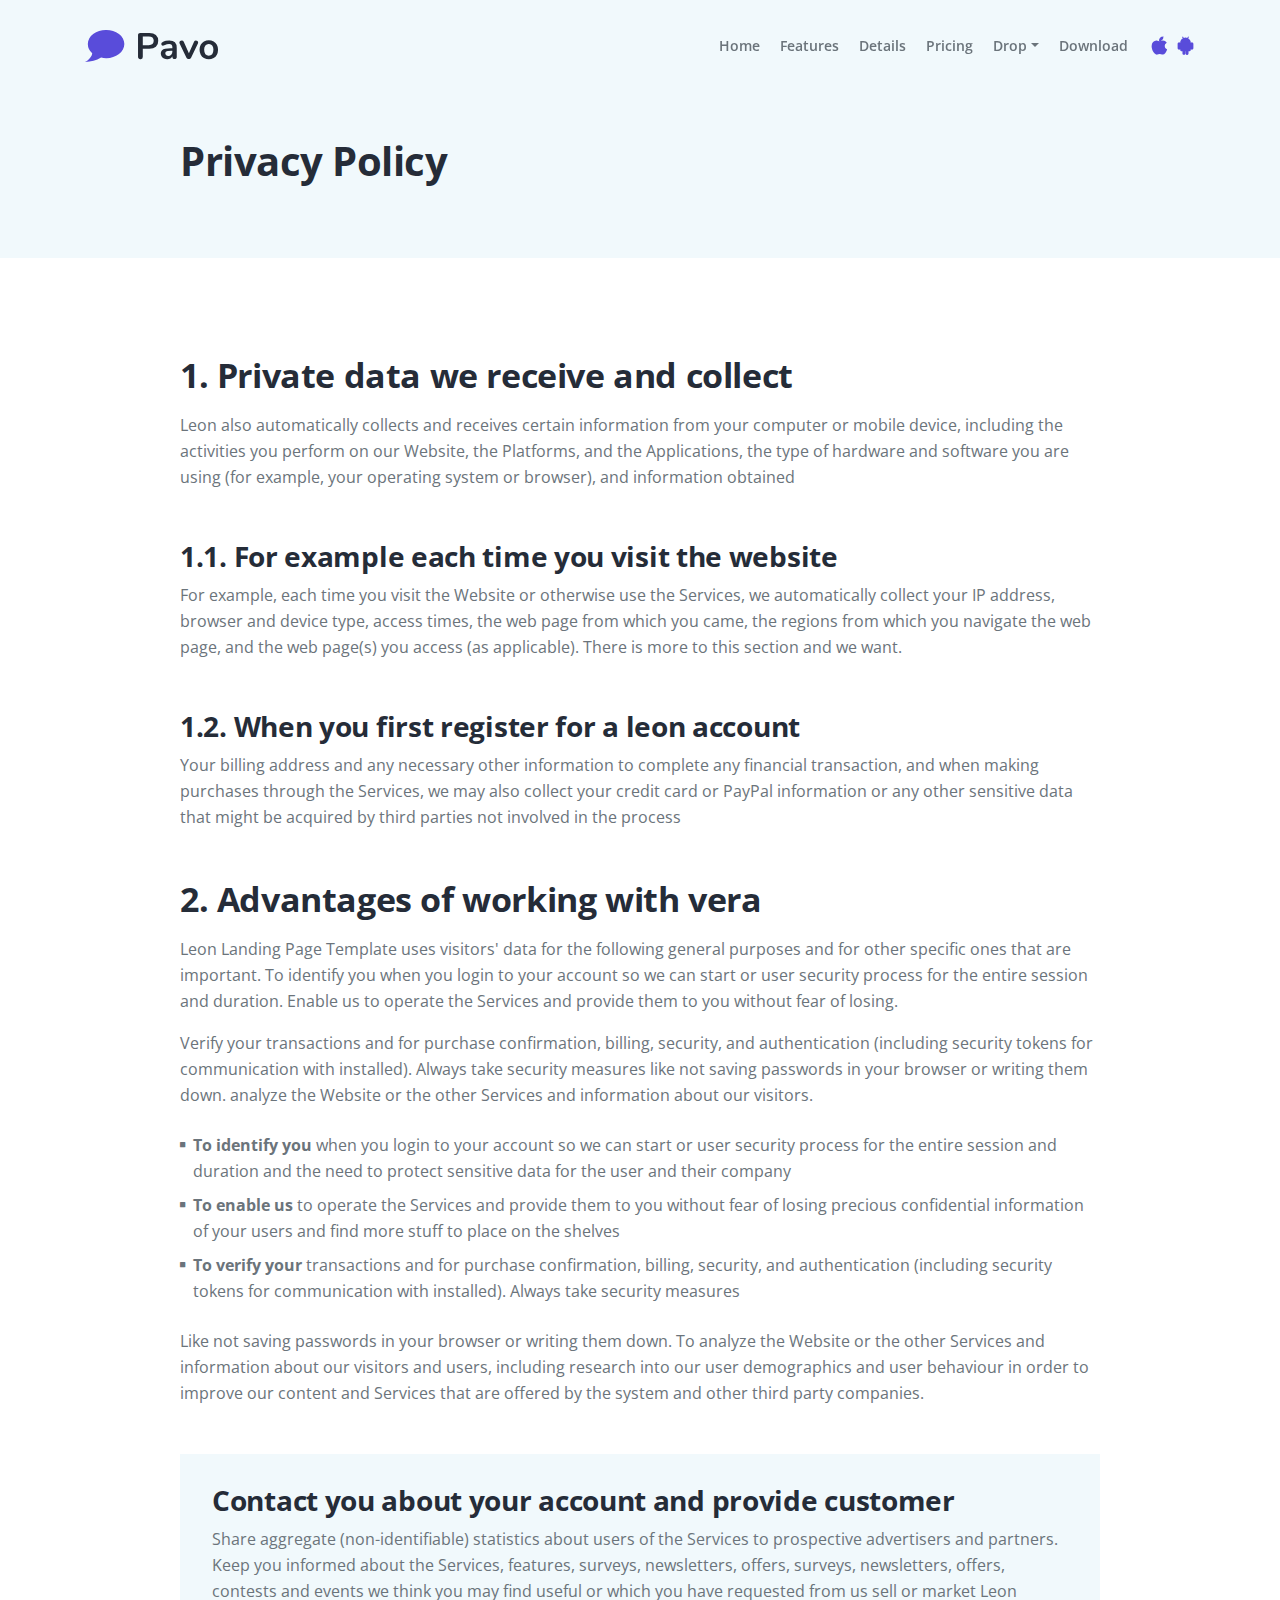
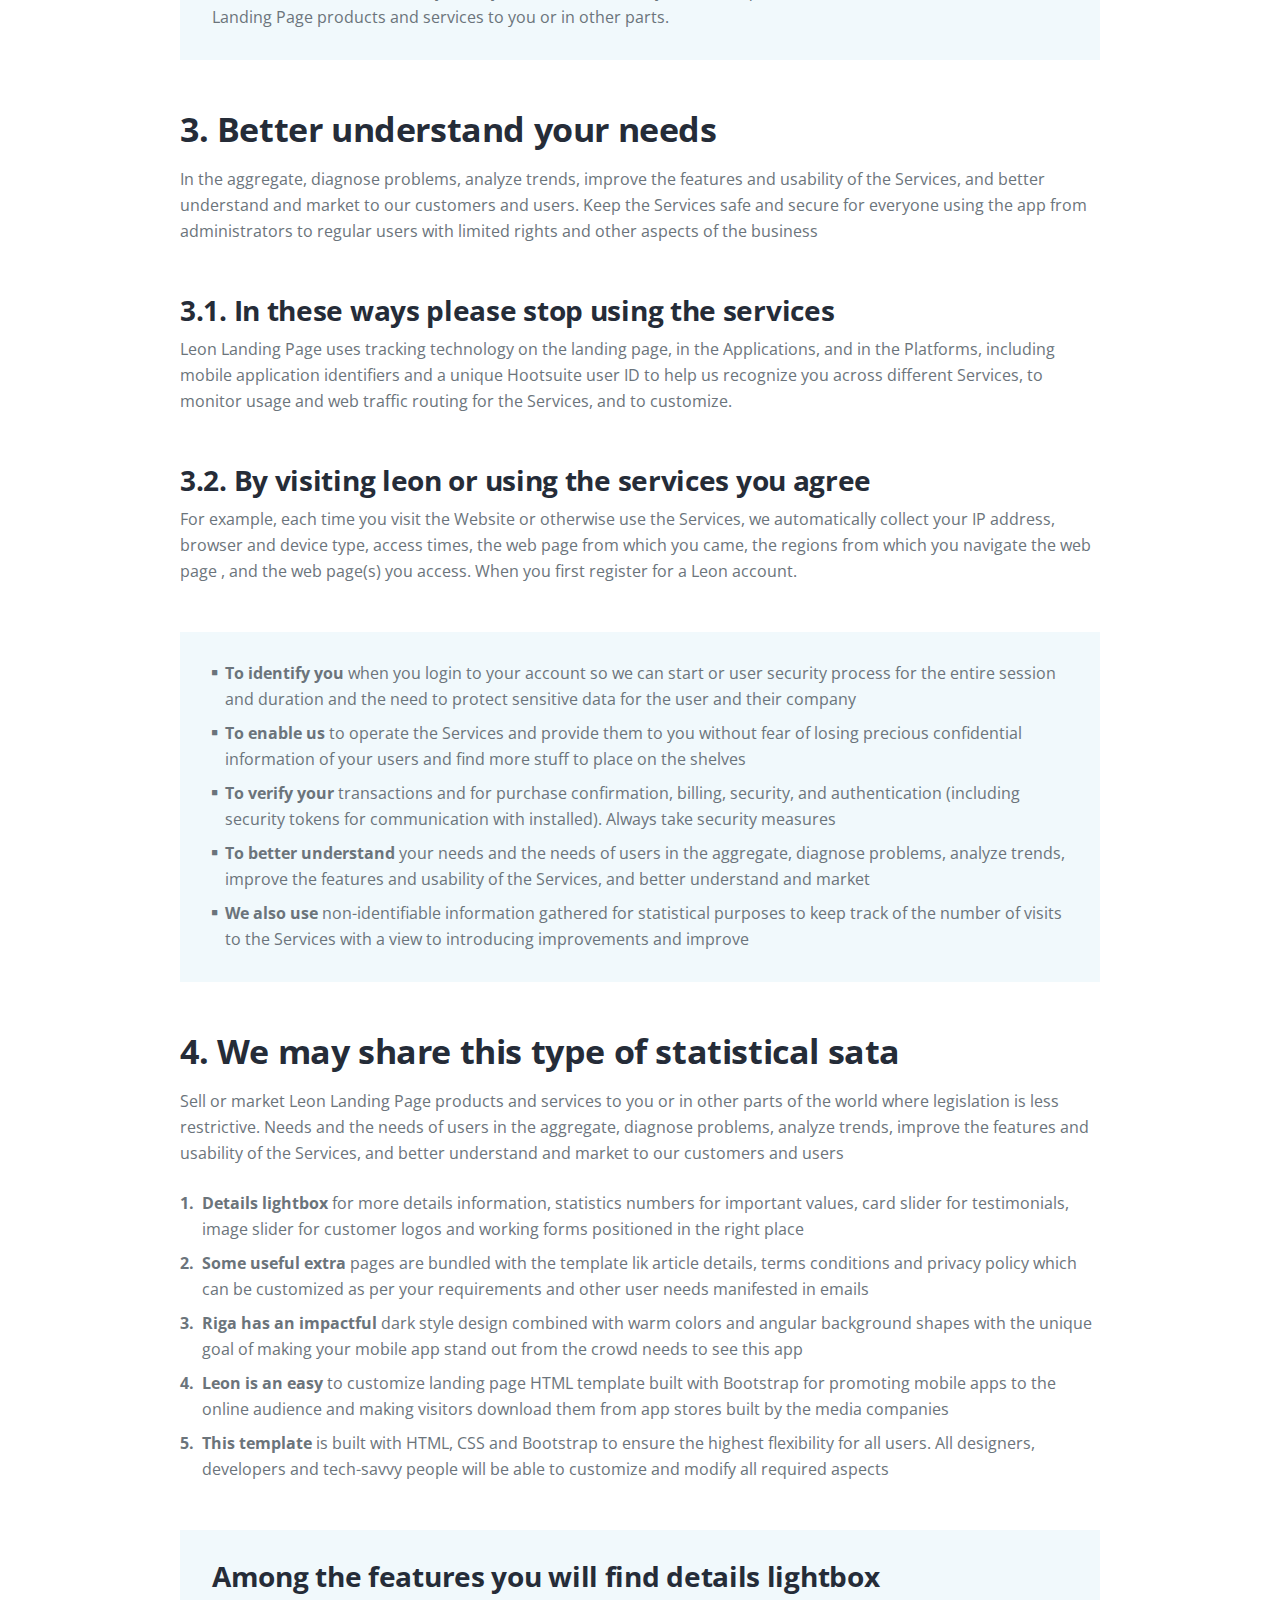
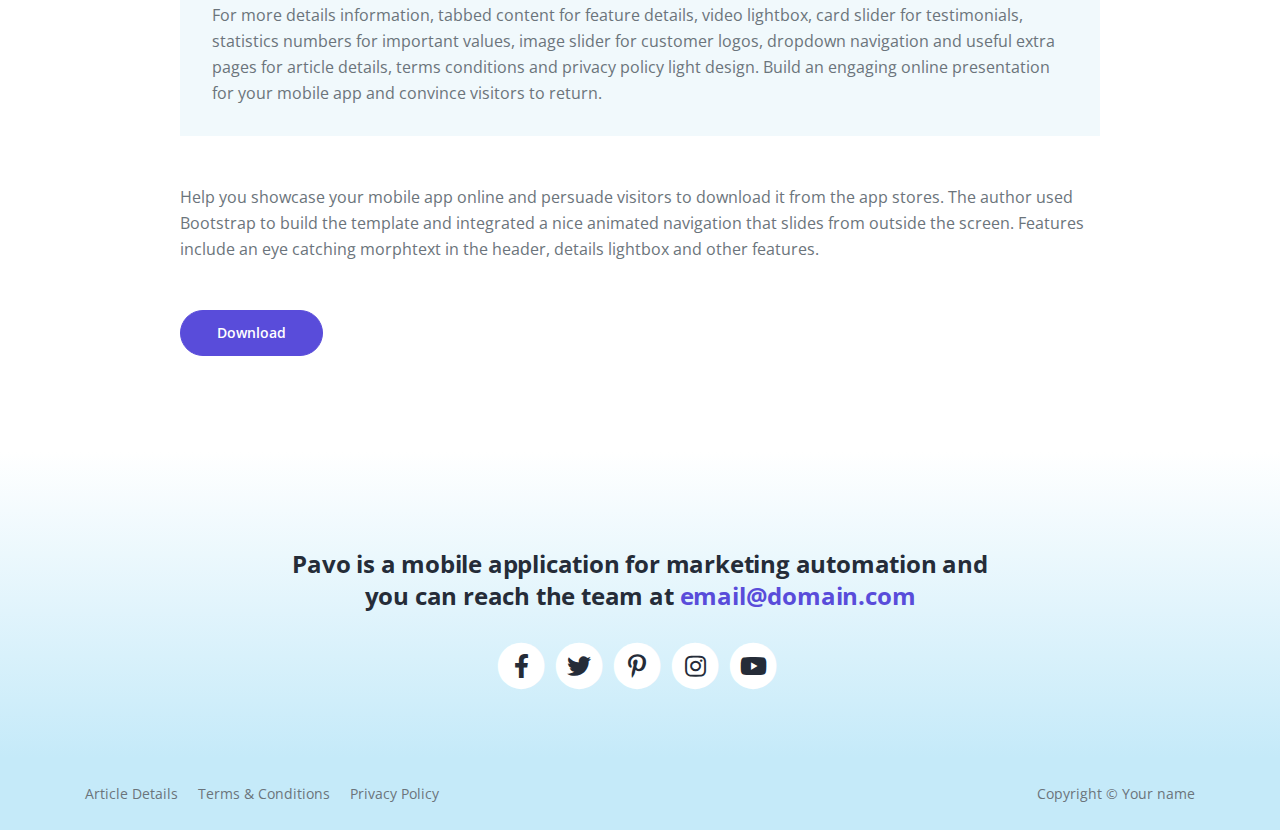
<file: privacy.html>
<!DOCTYPE html>
<html lang="en">
<head>
    <meta charset="utf-8">
    <meta name="viewport" content="width=device-width, initial-scale=1, shrink-to-fit=no">
    
    <!-- SEO Meta Tags -->
    <meta name="description" content="Your description">
    <meta name="author" content="Inovatik">

    <!-- OG Meta Tags to improve the way the post looks when you share the page on Facebook, Twitter, LinkedIn -->
	<meta property="og:site_name" content="" /> <!-- website name -->
	<meta property="og:site" content="" /> <!-- website link -->
	<meta property="og:title" content=""/> <!-- title shown in the actual shared post -->
	<meta property="og:description" content="" /> <!-- description shown in the actual shared post -->
	<meta property="og:image" content="" /> <!-- image link, make sure it's jpg -->
	<meta property="og:url" content="" /> <!-- where do you want your post to link to -->
	<meta name="twitter:card" content="summary_large_image"> <!-- to have large image post format in Twitter -->

    <!-- Webpage Title -->
    <title>Privacy Policy - Pavo</title>
    
    <!-- Styles -->
    <link rel="preconnect" href="https://fonts.gstatic.com">
    <link href="https://fonts.googleapis.com/css2?family=Open+Sans:ital,wght@0,400;0,600;0,700;1,400&display=swap" rel="stylesheet">
    <link href="css/bootstrap.css" rel="stylesheet">
    <link href="css/fontawesome-all.css" rel="stylesheet">
    <link href="css/swiper.css" rel="stylesheet">
	<link href="css/magnific-popup.css" rel="stylesheet">
	<link href="css/styles.css" rel="stylesheet">
	
	<!-- Favicon  -->
    <link rel="icon" href="images/favicon.png">
</head>
<body data-spy="scroll" data-target=".fixed-top">
    
    <!-- Navigation -->
    <nav class="navbar navbar-expand-lg fixed-top navbar-light">
        <div class="container">
            
            <!-- Text Logo - Use this if you don't have a graphic logo -->
            <!-- <a class="navbar-brand logo-text page-scroll" href="index.html">Pavo</a> -->

            <!-- Image Logo -->
            <a class="navbar-brand logo-image" href="index.html"><img src="images/logo.svg" alt="alternative"></a> 

            <button class="navbar-toggler p-0 border-0" type="button" data-toggle="offcanvas">
                <span class="navbar-toggler-icon"></span>
            </button>

            <div class="navbar-collapse offcanvas-collapse" id="navbarsExampleDefault">
                <ul class="navbar-nav ml-auto">
                    <li class="nav-item">
                        <a class="nav-link page-scroll" href="index.html#header">Home <span class="sr-only">(current)</span></a>
                    </li>
                    <li class="nav-item">
                        <a class="nav-link page-scroll" href="index.html#features">Features</a>
                    </li>
                    <li class="nav-item">
                        <a class="nav-link page-scroll" href="index.html#details">Details</a>
                    </li>
                    <li class="nav-item">
                        <a class="nav-link page-scroll" href="index.html#pricing">Pricing</a>
                    </li>
                    <li class="nav-item dropdown">
                        <a class="nav-link dropdown-toggle" href="#" id="dropdown01" data-toggle="dropdown" aria-haspopup="true" aria-expanded="false">Drop</a>
                        <div class="dropdown-menu" aria-labelledby="dropdown01">
                            <a class="dropdown-item page-scroll" href="article.html">Article Details</a>
                            <div class="dropdown-divider"></div>
                            <a class="dropdown-item page-scroll" href="terms.html">Terms Conditions</a>
                            <div class="dropdown-divider"></div>
                            <a class="dropdown-item page-scroll" href="privacy.html">Privacy Policy</a>
                        </div>
                    </li>
                    <li class="nav-item">
                        <a class="nav-link page-scroll" href="index.html#download">Download</a>
                    </li>
                </ul>
                <span class="nav-item app-store-icons">
                    <a href="#your-link">
                        <i class="fab fa-apple"></i>
                    </a>
                    <a href="#your-link">
                        <i class="fab fa-android"></i>
                    </a>
                </span>
            </div> <!-- end of navbar-collapse -->
        </div> <!-- end of container -->
    </nav> <!-- end of navbar -->
    <!-- end of navigation -->


    <!-- Header -->
    <header class="ex-header bg-gray">
        <div class="container">
            <div class="row">
                <div class="col-xl-10 offset-xl-1">
                    <h1>Privacy Policy</h1>
                </div> <!-- end of col -->
            </div> <!-- end of row -->
        </div> <!-- end of container -->
    </header> <!-- end of ex-header -->
    <!-- end of header -->


    <!-- Basic -->
    <div class="ex-basic-1 pt-5 pb-5">
        <div class="container">
            <div class="row">
                <div class="col-xl-10 offset-xl-1">
                    <h2 class="mt-5 mb-3">1. Private data we receive and collect</h2>
                    <p class="mb-5">Leon also automatically collects and receives certain information from your computer or mobile device, including the activities you perform on our Website, the Platforms, and the Applications, the type of hardware and software you are using (for example, your operating system or browser), and information obtained</p>
                    <h3>1.1. For example each time you visit the website</h3>
                    <p class="mb-5">For example, each time you visit the Website or otherwise use the Services, we automatically collect your IP address, browser and device type, access times, the web page from which you came, the regions from which you navigate the web page, and the web page(s) you access (as applicable). There is more to this section and we want.</p>
                    <h3>1.2. When you first register for a leon account</h3>
                    <p class="mb-5">Your billing address and any necessary other information to complete any financial transaction, and when making purchases through the Services, we may also collect your credit card or PayPal information or any other sensitive data that might be acquired by third parties not involved in the process</p>
                    
                    <h2 class="mb-3">2. Advantages of working with vera</h2>
                    <p>Leon Landing Page Template uses visitors' data for the following general purposes and for other specific ones that are important. To identify you when you login to your account so we can start or user security process for the entire session and duration. Enable us to operate the Services and provide them to you without fear of losing.</p>
                    <p class="mb-4">Verify your transactions and for purchase confirmation, billing, security, and authentication (including security tokens for communication with installed). Always take security measures like not saving passwords in your browser or writing them down. analyze the Website or the other Services and information about our visitors.</p>
                    <ul class="list-unstyled li-space-lg mb-4">
                        <li class="media">
                            <i class="fas fa-square"></i>
                            <div class="media-body"><strong>To identify you</strong> when you login to your account so we can start or user security process for the entire session and duration and the need to protect sensitive data for the user and their company</div>
                        </li>
                        <li class="media">
                            <i class="fas fa-square"></i>
                            <div class="media-body"><strong>To enable us</strong> to operate the Services and provide them to you without fear of losing precious confidential information of your users and find more stuff to place on the shelves</div>
                        </li>
                        <li class="media">
                            <i class="fas fa-square"></i>
                            <div class="media-body"><strong>To verify your</strong> transactions and for purchase confirmation, billing, security, and authentication (including security tokens for communication with installed). Always take security measures</div>
                        </li>
                    </ul>
                    <p class="mb-5">Like not saving passwords in your browser or writing them down. To analyze the Website or the other Services and information about our visitors and users, including research into our user demographics and user behaviour in order to improve our content and Services that are offered by the system and other third party companies.</p>
                    <div class="text-box mb-5">
                        <h3>Contact you about your account and provide customer</h3>
                        <p>Share aggregate (non-identifiable) statistics about users of the Services to prospective advertisers and partners. Keep you informed about the Services, features, surveys, newsletters, offers, surveys, newsletters, offers, contests and events we think you may find useful or which you have requested from us sell or market Leon Landing Page products and services to you or in other parts.</p>
                    </div> <!-- end of text-box -->
                    
                    <h2 class="mb-3">3. Better understand your needs</h2>
                    <p class="mb-5"> In the aggregate, diagnose problems, analyze trends, improve the features and usability of the Services, and better understand and market to our customers and users. Keep the Services safe and secure for everyone using the app from administrators to regular users with limited rights and other aspects of the business</p>
                    <h3>3.1. In these ways please stop using the services</h3>
                    <p class="mb-5">Leon Landing Page uses tracking technology on the landing page, in the Applications, and in the Platforms, including mobile application identifiers and a unique Hootsuite user ID to help us recognize you across different Services, to monitor usage and web traffic routing for the Services, and to customize.</p>
                    <h3>3.2. By visiting leon or using the services you agree</h3>
                    <p class="mb-5">For example, each time you visit the Website or otherwise use the Services, we automatically collect your IP address, browser and device type, access times, the web page from which you came, the regions from which you navigate the web page , and the web page(s) you access. When you first register for a Leon account.</p>
                    <div class="text-box mb-5">
                        <ul class="list-unstyled li-space-lg">
                            <li class="media">
                                <i class="fas fa-square"></i>
                                <div class="media-body"><strong>To identify you</strong> when you login to your account so we can start or user security process for the entire session and duration and the need to protect sensitive data for the user and their company</div>
                            </li>
                            <li class="media">
                                <i class="fas fa-square"></i>
                                <div class="media-body"><strong>To enable us</strong> to operate the Services and provide them to you without fear of losing precious confidential information of your users and find more stuff to place on the shelves</div>
                            </li>
                            <li class="media">
                                <i class="fas fa-square"></i>
                                <div class="media-body"><strong>To verify your</strong> transactions and for purchase confirmation, billing, security, and authentication (including security tokens for communication with installed). Always take security measures</div>
                            </li>
                            <li class="media">
                                <i class="fas fa-square"></i>
                                <div class="media-body"><strong>To better understand</strong> your needs and the needs of users in the aggregate, diagnose problems, analyze trends, improve the features and usability of the Services, and better understand and market</div>
                            </li>
                            <li class="media">
                                <i class="fas fa-square"></i>
                                <div class="media-body"><strong>We also use</strong> non-identifiable information gathered for statistical purposes to keep track of the number of visits to the Services with a view to introducing improvements and improve</div>
                            </li>
                        </ul>
                    </div> <!-- end of text-box -->
                    
                    <h2 class="mb-3">4. We may share this type of statistical sata</h2>
                    <p class="mb-4">Sell or market Leon Landing Page products and services to you or in other parts of the world where legislation is less restrictive. Needs and the needs of users in the aggregate, diagnose problems, analyze trends, improve the features and usability of the Services, and better understand and market to our customers and users</p>
                    <ul class="list-unstyled li-space-lg mb-5">
                        <li class="media">
                            <strong>1.</strong>
                            <div class="media-body"><strong>Details lightbox</strong> for more details information, statistics numbers for important values, card slider for testimonials, image slider for customer logos and working forms positioned in the right place</div>
                        </li>
                        <li class="media">
                            <strong>2.</strong>
                            <div class="media-body"><strong>Some useful extra</strong> pages are bundled with the template lik article details, terms conditions and privacy policy which can be customized as per your requirements and other user needs manifested in emails</div>
                        </li>
                        <li class="media">
                            <strong>3.</strong>
                            <div class="media-body"><strong>Riga has an impactful</strong> dark style design combined with warm colors and angular background shapes with the unique goal of making your mobile app stand out from the crowd needs to see this app</div>
                        </li>
                        <li class="media">
                            <strong>4.</strong>
                            <div class="media-body"><strong>Leon is an easy</strong> to customize landing page HTML template built with Bootstrap for promoting mobile apps to the online audience and making visitors download them from app stores built by the media companies</div>
                        </li>
                        <li class="media">
                            <strong>5.</strong>
                            <div class="media-body"><strong>This template</strong> is built with HTML, CSS and Bootstrap to ensure the highest flexibility for all users. All designers, developers and tech-savvy people will be able to customize and modify all required aspects</div>
                        </li>
                    </ul>
                    
                    <div class="text-box mb-5">
                        <h3>Among the features you will find details lightbox</h3>
                        <p>For more details information, tabbed content for feature details, video lightbox, card slider for testimonials, statistics numbers for important values, image slider for customer logos, dropdown navigation and useful extra pages for article details, terms conditions and privacy policy light design. Build an engaging online presentation for your mobile app and convince visitors to return.</p>
                    </div> <!-- end of text-box -->
                    <p class="mb-5">Help you showcase your mobile app online and persuade visitors to download it from the app stores. The author used Bootstrap to build the template and integrated a nice animated navigation that slides from outside the screen. Features include an eye catching morphtext in the header, details lightbox and other features.</p>
                    
                    <a class="btn-solid-reg mb-5" href="index.html#download">Download</a>
                </div> <!-- end of col -->
            </div> <!-- end of row -->
        </div> <!-- end of container -->
    </div> <!-- end of ex-basic-1 -->
    <!-- end of basic -->


    <!-- Footer -->
    <div class="footer">
        <div class="container">
            <div class="row">
                <div class="col-lg-12">
                    <h4>Pavo is a mobile application for marketing automation and you can reach the team at <a class="purple" href="mailto:email@domain.com">email@domain.com</a></h4>
                    <div class="social-container">
                        <span class="fa-stack">
                            <a href="#your-link">
                                <i class="fas fa-circle fa-stack-2x"></i>
                                <i class="fab fa-facebook-f fa-stack-1x"></i>
                            </a>
                        </span>
                        <span class="fa-stack">
                            <a href="#your-link">
                                <i class="fas fa-circle fa-stack-2x"></i>
                                <i class="fab fa-twitter fa-stack-1x"></i>
                            </a>
                        </span>
                        <span class="fa-stack">
                            <a href="#your-link">
                                <i class="fas fa-circle fa-stack-2x"></i>
                                <i class="fab fa-pinterest-p fa-stack-1x"></i>
                            </a>
                        </span>
                        <span class="fa-stack">
                            <a href="#your-link">
                                <i class="fas fa-circle fa-stack-2x"></i>
                                <i class="fab fa-instagram fa-stack-1x"></i>
                            </a>
                        </span>
                        <span class="fa-stack">
                            <a href="#your-link">
                                <i class="fas fa-circle fa-stack-2x"></i>
                                <i class="fab fa-youtube fa-stack-1x"></i>
                            </a>
                        </span>
                    </div> <!-- end of social-container -->
                </div> <!-- end of col -->
            </div> <!-- end of row -->
        </div> <!-- end of container -->
    </div> <!-- end of footer -->  
    <!-- end of footer -->


    <!-- Copyright -->
    <div class="copyright">
        <div class="container">
            <div class="row">
                <div class="col-lg-6">
                    <ul class="list-unstyled li-space-lg p-small">
                        <li><a href="article.html">Article Details</a></li>
                        <li><a href="terms.html">Terms & Conditions</a></li>
                        <li><a href="privacy.html">Privacy Policy</a></li>
                    </ul>
                </div> <!-- end of col -->
                <div class="col-lg-6">
                    <p class="p-small statement">Copyright © <a href="#your-link">Your name</a></p>
                </div> <!-- end of col -->
            </div> <!-- enf of row -->
        </div> <!-- end of container -->
    </div> <!-- end of copyright --> 
    <!-- end of copyright -->
    
    	
    <!-- Scripts -->
    <script src="js/jquery.min.js"></script> <!-- jQuery for Bootstrap's JavaScript plugins -->
    <script src="js/bootstrap.min.js"></script> <!-- Bootstrap framework -->
    <script src="js/jquery.easing.min.js"></script> <!-- jQuery Easing for smooth scrolling between anchors -->
    <script src="js/swiper.min.js"></script> <!-- Swiper for image and text sliders -->
    <script src="js/jquery.magnific-popup.js"></script> <!-- Magnific Popup for lightboxes -->
    <script src="js/scripts.js"></script> <!-- Custom scripts -->
</body>
</html>
</file>
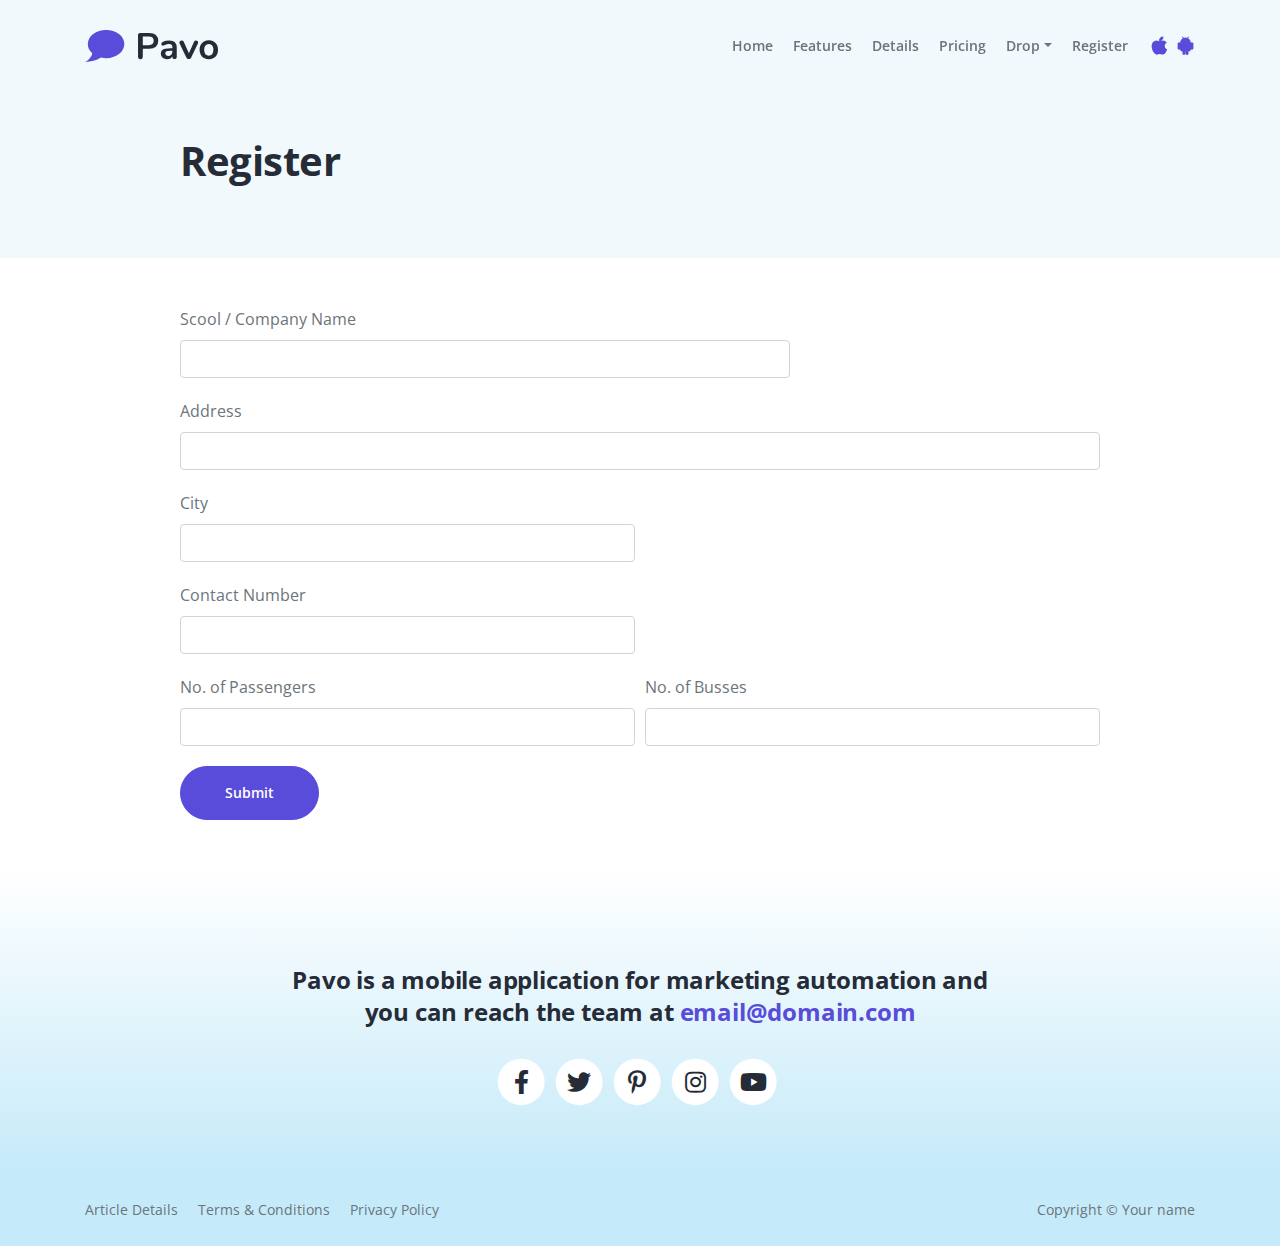
<file: register.html>
<!DOCTYPE html>
<html lang="en">
<head>
    <meta charset="utf-8">
    <meta name="viewport" content="width=device-width, initial-scale=1, shrink-to-fit=no">
    
    <!-- SEO Meta Tags -->
    <meta name="description" content="Your description">
    <meta name="author" content="Inovatik">

    <!-- OG Meta Tags to improve the way the post looks when you share the page on Facebook, Twitter, LinkedIn -->
	<meta property="og:site_name" content="" /> <!-- website name -->
	<meta property="og:site" content="" /> <!-- website link -->
	<meta property="og:title" content=""/> <!-- title shown in the actual shared post -->
	<meta property="og:description" content="" /> <!-- description shown in the actual shared post -->
	<meta property="og:image" content="" /> <!-- image link, make sure it's jpg -->
	<meta property="og:url" content="" /> <!-- where do you want your post to link to -->
	<meta name="twitter:card" content="summary_large_image"> <!-- to have large image post format in Twitter -->

    <!-- Webpage Title -->
    <title>Busly - Register</title>
    
    <!-- Styles -->
    <link rel="preconnect" href="https://fonts.gstatic.com">
    <link href="https://fonts.googleapis.com/css2?family=Open+Sans:ital,wght@0,400;0,600;0,700;1,400&display=swap" rel="stylesheet">
    <link href="css/bootstrap.css" rel="stylesheet">
    <link href="css/fontawesome-all.css" rel="stylesheet">
    <link href="css/swiper.css" rel="stylesheet">
	<link href="css/magnific-popup.css" rel="stylesheet">
	<link href="css/styles.css" rel="stylesheet">
	
	<!-- Favicon  -->
    <link rel="icon" href="images/favicon.png">
</head>
<body data-spy="scroll" data-target=".fixed-top">
    
    <!-- Navigation -->
    <nav class="navbar navbar-expand-lg fixed-top navbar-light">
        <div class="container">
            
            <!-- Text Logo - Use this if you don't have a graphic logo -->
            <!-- <a class="navbar-brand logo-text page-scroll" href="index.html">Pavo</a> -->

            <!-- Image Logo -->
            <a class="navbar-brand logo-image" href="index.html"><img src="images/logo.svg" alt="alternative"></a> 

            <button class="navbar-toggler p-0 border-0" type="button" data-toggle="offcanvas">
                <span class="navbar-toggler-icon"></span>
            </button>

            <div class="navbar-collapse offcanvas-collapse" id="navbarsExampleDefault">
                <ul class="navbar-nav ml-auto">
                    <li class="nav-item">
                        <a class="nav-link page-scroll" href="#header">Home <span class="sr-only">(current)</span></a>
                    </li>
                    <li class="nav-item">
                        <a class="nav-link page-scroll" href="#features">Features</a>
                    </li>
                    <li class="nav-item">
                        <a class="nav-link page-scroll" href="#details">Details</a>
                    </li>
                    <li class="nav-item">
                        <a class="nav-link page-scroll" href="#pricing">Pricing</a>
                    </li>
                    <li class="nav-item dropdown">
                        <a class="nav-link dropdown-toggle" href="#" id="dropdown01" data-toggle="dropdown" aria-haspopup="true" aria-expanded="false">Drop</a>
                        <div class="dropdown-menu" aria-labelledby="dropdown01">
                            <a class="dropdown-item page-scroll" href="register.html">Register Now</a>
                            <div class="dropdown-divider"></div>
                            <a class="dropdown-item page-scroll" href="article.html">Article Details</a>
                            <div class="dropdown-divider"></div>
                            <a class="dropdown-item page-scroll" href="terms.html">Terms Conditions</a>
                            <div class="dropdown-divider"></div>
                            <a class="dropdown-item page-scroll" href="privacy.html">Privacy Policy</a>
                        </div>
                    </li>
                    <li class="nav-item">
                        <a class="nav-link page-scroll" href="#download">Register</a>
                    </li>
                </ul>
                <span class="nav-item app-store-icons">
                    <a href="#your-link">
                        <i class="fab fa-apple"></i>
                    </a>
                    <a href="#your-link">
                        <i class="fab fa-android"></i>
                    </a>
                </span>
            </div> <!-- end of navbar-collapse -->
        </div> <!-- end of container -->
    </nav> <!-- end of navbar -->
    <!-- end of navigation -->


    <!-- Header -->
    <header class="ex-header bg-gray">
        <div class="container">
            <div class="row">
                <div class="col-xl-10 offset-xl-1">
                    <h1>Register</h1>
                </div> <!-- end of col -->
            </div> <!-- end of row -->
        </div> <!-- end of container -->
    </header> <!-- end of ex-header -->
    <!-- end of header -->


    <!-- Basic -->
    <div class="ex-basic-1 pt-5 pb-5">
        <div class="container">
            <div class="row">
                <div class="col-xl-10 offset-xl-1">
                    <form>
                        <!-- School / Company Name -->
                        <div class="form-row">
                            <div class="form-group col-md-8">
                              <label for="inputCompany">Scool / Company Name</label>
                              <input type="text" class="form-control" id="inputCompany">
                            </div>    
                          </div>

                          <!-- Location TOD -->
                          

                        <!-- Address -->
                        <div class="form-row">
                          <div class="form-group col-md-12">
                            <label for="inputAddress">Address</label>
                            <input type="text" class="form-control" id="inputAddress">
                          </div>

                          <div class="form-group col-md-6">
                            <label for="inputCity">City</label>
                            <input type="text" class="form-control" id="inputCity">
                          </div>
                        </div>

                        <!-- Contact Number -->
                        <div class="form-row">
                            <div class="form-group col-md-6">
                              <label for="inputContactNumber">Contact Number</label>
                              <input type="text" class="form-control" id="inputContactNumber">
                            </div>
                          </div>

                           <!--Bus / Passengers Count -->
                        <div class="form-row">
                            <div class="form-group col-md-6">
                              <label for="inputPassengerCount">No. of Passengers</label>
                              <input type="text" class="form-control" id="inputPassengerCount">
                            </div>

                            <div class="form-group col-md-6">
                                <label for="inputBusCount">No. of Busses</label>
                                <input type="text" class="form-control" id="inputBusCount">
                              </div>
                        </div>
                        
                        <!-- Submit Button -->
                        
                        <!-- <button type="submit" class="btn-solid-lg btn-primary">Submit</button> -->
                        <button type="button" class="btn-solid-lg btn-primary" data-toggle="modal" data-target="#exampleModal">
                            Submit
                          </button>
                          
                          <!-- Modal -->
                          <div class="modal fade" id="exampleModal" tabindex="-1" role="dialog" aria-labelledby="exampleModalLabel" aria-hidden="true">
                            <div class="modal-dialog" role="document">
                              <div class="modal-content">
                                <div class="modal-header">
                                  <h5 class="modal-title" id="exampleModalLabel">Confirmation</h5>
                                  <button type="button" class="close" data-dismiss="modal" aria-label="Close">
                                    <span aria-hidden="true">&times;</span>
                                  </button>
                                </div>
                                <div class="modal-body">
                                  Are You Sure you want to Register?
                                </div>
                                <div class="modal-footer">
                                  <button type="button" class="btn btn-secondary" data-dismiss="modal">Close</button>
                                  <button type="submit" class="btn btn-primary">Submit</button>
                                </div>
                              </div>
                            </div>
                          </div>
                      </form>

                </div> <!-- end of col -->
            </div> <!-- end of row -->
        </div> <!-- end of container -->
    </div> <!-- end of ex-basic-1 -->
    <!-- end of basic -->


    <!-- Footer -->
    <div class="footer">
        <div class="container">
            <div class="row">
                <div class="col-lg-12">
                    <h4>Pavo is a mobile application for marketing automation and you can reach the team at <a class="purple" href="mailto:email@domain.com">email@domain.com</a></h4>
                    <div class="social-container">
                        <span class="fa-stack">
                            <a href="#your-link">
                                <i class="fas fa-circle fa-stack-2x"></i>
                                <i class="fab fa-facebook-f fa-stack-1x"></i>
                            </a>
                        </span>
                        <span class="fa-stack">
                            <a href="#your-link">
                                <i class="fas fa-circle fa-stack-2x"></i>
                                <i class="fab fa-twitter fa-stack-1x"></i>
                            </a>
                        </span>
                        <span class="fa-stack">
                            <a href="#your-link">
                                <i class="fas fa-circle fa-stack-2x"></i>
                                <i class="fab fa-pinterest-p fa-stack-1x"></i>
                            </a>
                        </span>
                        <span class="fa-stack">
                            <a href="#your-link">
                                <i class="fas fa-circle fa-stack-2x"></i>
                                <i class="fab fa-instagram fa-stack-1x"></i>
                            </a>
                        </span>
                        <span class="fa-stack">
                            <a href="#your-link">
                                <i class="fas fa-circle fa-stack-2x"></i>
                                <i class="fab fa-youtube fa-stack-1x"></i>
                            </a>
                        </span>
                    </div> <!-- end of social-container -->
                </div> <!-- end of col -->
            </div> <!-- end of row -->
        </div> <!-- end of container -->
    </div> <!-- end of footer -->  
    <!-- end of footer -->


    <!-- Copyright -->
    <div class="copyright">
        <div class="container">
            <div class="row">
                <div class="col-lg-6">
                    <ul class="list-unstyled li-space-lg p-small">
                        <li><a href="article.html">Article Details</a></li>
                        <li><a href="terms.html">Terms & Conditions</a></li>
                        <li><a href="privacy.html">Privacy Policy</a></li>
                    </ul>
                </div> <!-- end of col -->
                <div class="col-lg-6">
                    <p class="p-small statement">Copyright © <a href="#your-link">Your name</a></p>
                </div> <!-- end of col -->
            </div> <!-- enf of row -->
        </div> <!-- end of container -->
    </div> <!-- end of copyright --> 
    <!-- end of copyright -->
    
    	
    <!-- Scripts -->
    <script src="js/jquery.min.js"></script> <!-- jQuery for Bootstrap's JavaScript plugins -->
    <script src="js/bootstrap.min.js"></script> <!-- Bootstrap framework -->
    <script src="js/jquery.easing.min.js"></script> <!-- jQuery Easing for smooth scrolling between anchors -->
    <script src="js/swiper.min.js"></script> <!-- Swiper for image and text sliders -->
    <script src="js/jquery.magnific-popup.js"></script> <!-- Magnific Popup for lightboxes -->
    <script src="js/scripts.js"></script> <!-- Custom scripts -->
</body>
</html>
</file>
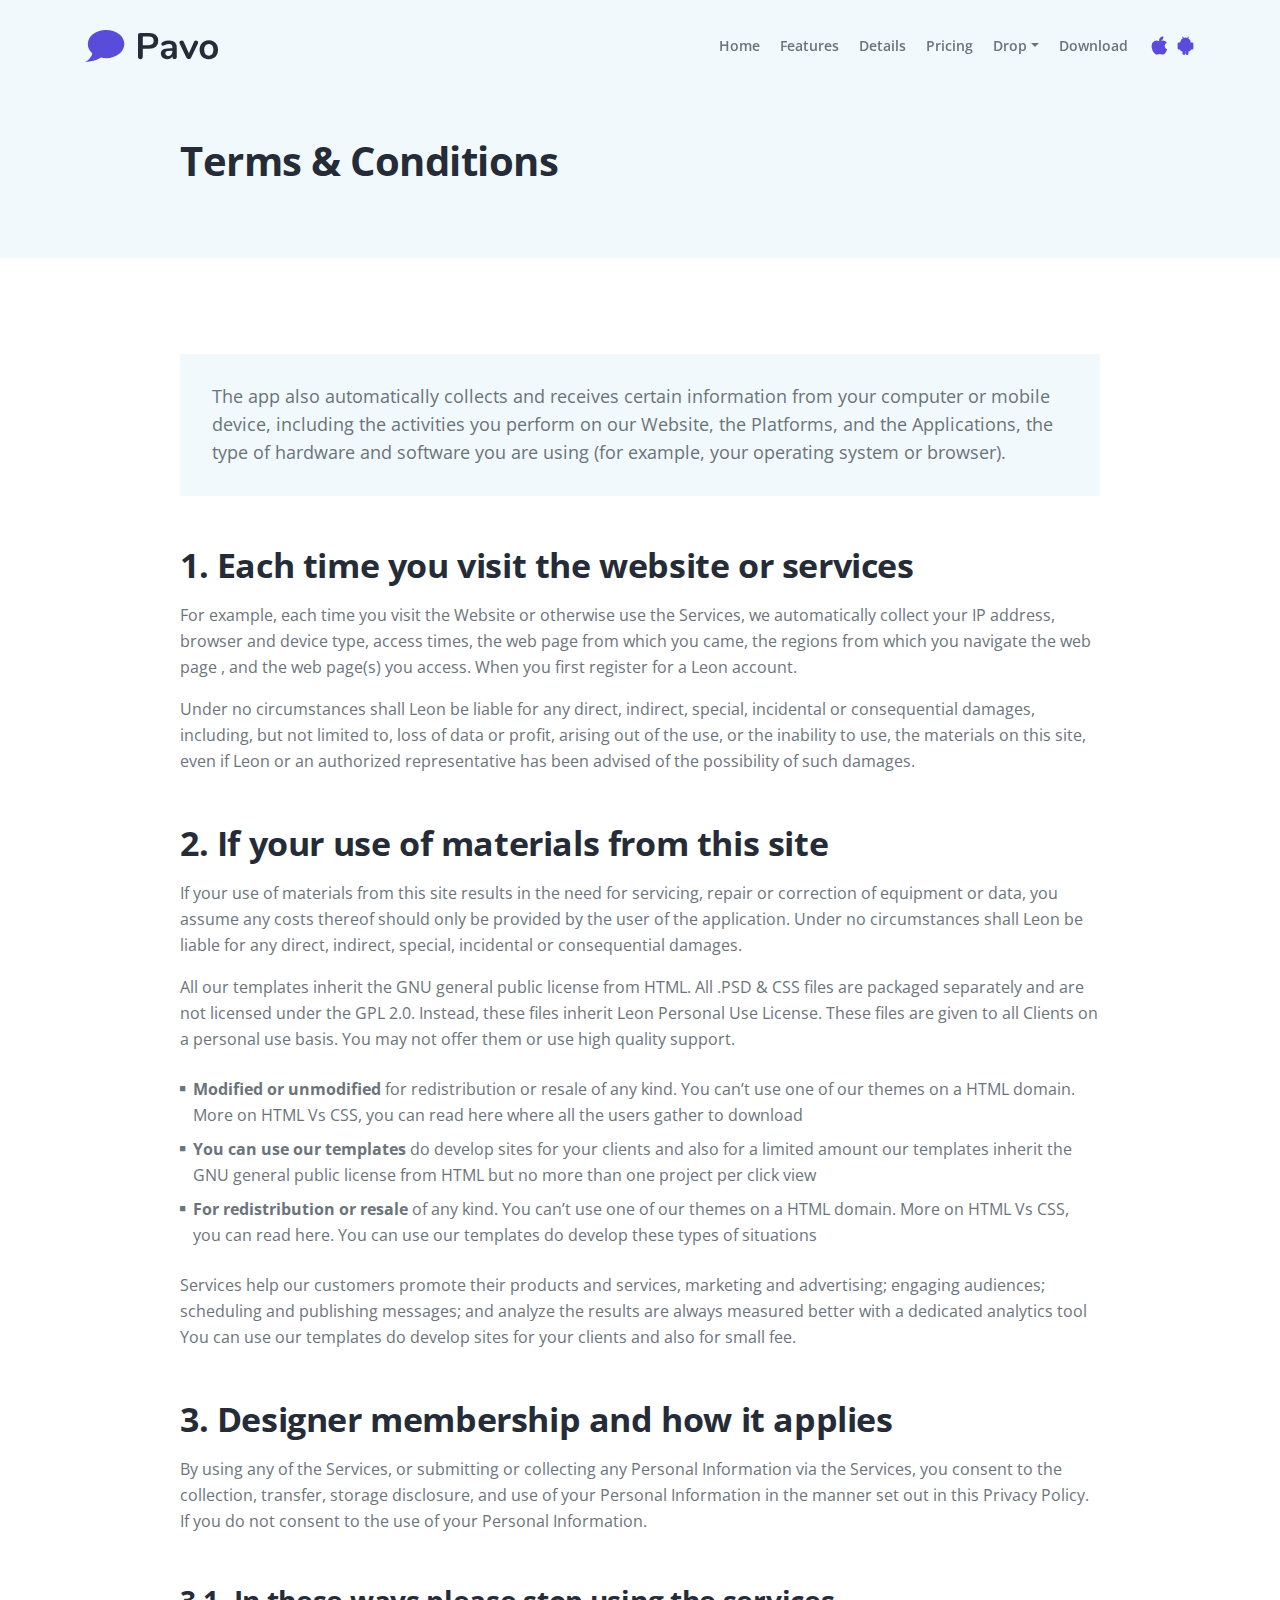
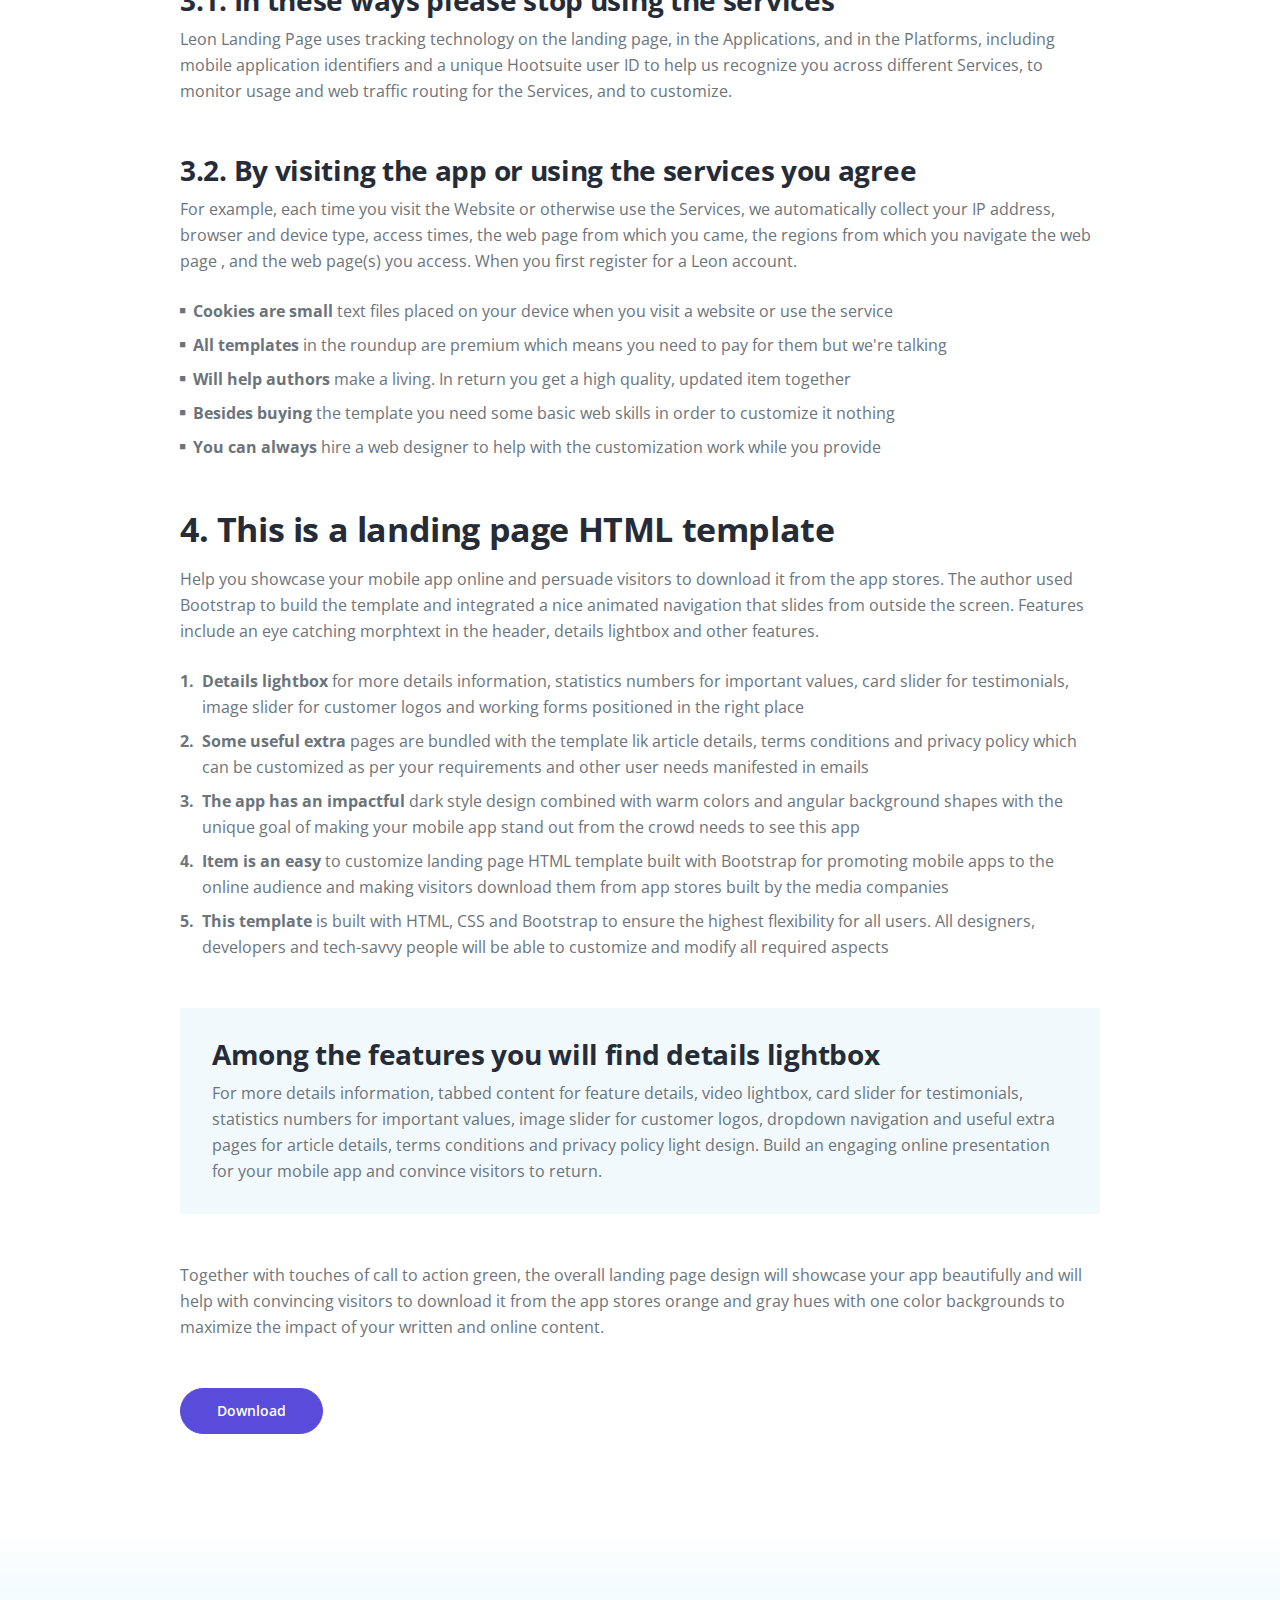
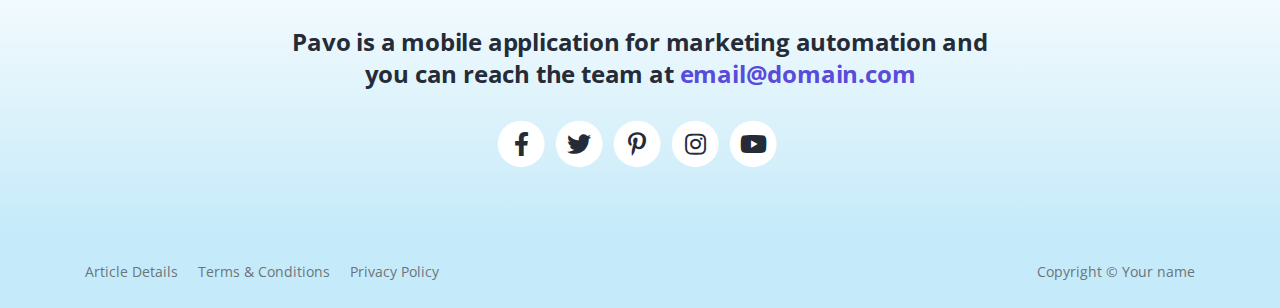
<file: terms.html>
<!DOCTYPE html>
<html lang="en">
<head>
    <meta charset="utf-8">
    <meta name="viewport" content="width=device-width, initial-scale=1, shrink-to-fit=no">
    
    <!-- SEO Meta Tags -->
    <meta name="description" content="Your description">
    <meta name="author" content="Inovatik">

    <!-- OG Meta Tags to improve the way the post looks when you share the page on Facebook, Twitter, LinkedIn -->
	<meta property="og:site_name" content="" /> <!-- website name -->
	<meta property="og:site" content="" /> <!-- website link -->
	<meta property="og:title" content=""/> <!-- title shown in the actual shared post -->
	<meta property="og:description" content="" /> <!-- description shown in the actual shared post -->
	<meta property="og:image" content="" /> <!-- image link, make sure it's jpg -->
	<meta property="og:url" content="" /> <!-- where do you want your post to link to -->
	<meta name="twitter:card" content="summary_large_image"> <!-- to have large image post format in Twitter -->

    <!-- Webpage Title -->
    <title>Terms & Conditions - Pavo</title>
    
    <!-- Styles -->
    <link rel="preconnect" href="https://fonts.gstatic.com">
    <link href="https://fonts.googleapis.com/css2?family=Open+Sans:ital,wght@0,400;0,600;0,700;1,400&display=swap" rel="stylesheet">
    <link href="css/bootstrap.css" rel="stylesheet">
    <link href="css/fontawesome-all.css" rel="stylesheet">
    <link href="css/swiper.css" rel="stylesheet">
	<link href="css/magnific-popup.css" rel="stylesheet">
	<link href="css/styles.css" rel="stylesheet">
	
	<!-- Favicon  -->
    <link rel="icon" href="images/favicon.png">
</head>
<body data-spy="scroll" data-target=".fixed-top">
    
    <!-- Navigation -->
    <nav class="navbar navbar-expand-lg fixed-top navbar-light">
        <div class="container">
            
            <!-- Text Logo - Use this if you don't have a graphic logo -->
            <!-- <a class="navbar-brand logo-text page-scroll" href="index.html">Pavo</a> -->

            <!-- Image Logo -->
            <a class="navbar-brand logo-image" href="index.html"><img src="images/logo.svg" alt="alternative"></a> 

            <button class="navbar-toggler p-0 border-0" type="button" data-toggle="offcanvas">
                <span class="navbar-toggler-icon"></span>
            </button>

            <div class="navbar-collapse offcanvas-collapse" id="navbarsExampleDefault">
                <ul class="navbar-nav ml-auto">
                    <li class="nav-item">
                        <a class="nav-link page-scroll" href="index.html#header">Home <span class="sr-only">(current)</span></a>
                    </li>
                    <li class="nav-item">
                        <a class="nav-link page-scroll" href="index.html#features">Features</a>
                    </li>
                    <li class="nav-item">
                        <a class="nav-link page-scroll" href="index.html#details">Details</a>
                    </li>
                    <li class="nav-item">
                        <a class="nav-link page-scroll" href="index.html#pricing">Pricing</a>
                    </li>
                    <li class="nav-item dropdown">
                        <a class="nav-link dropdown-toggle" href="#" id="dropdown01" data-toggle="dropdown" aria-haspopup="true" aria-expanded="false">Drop</a>
                        <div class="dropdown-menu" aria-labelledby="dropdown01">
                            <a class="dropdown-item page-scroll" href="article.html">Article Details</a>
                            <div class="dropdown-divider"></div>
                            <a class="dropdown-item page-scroll" href="terms.html">Terms Conditions</a>
                            <div class="dropdown-divider"></div>
                            <a class="dropdown-item page-scroll" href="privacy.html">Privacy Policy</a>
                        </div>
                    </li>
                    <li class="nav-item">
                        <a class="nav-link page-scroll" href="index.html#download">Download</a>
                    </li>
                </ul>
                <span class="nav-item app-store-icons">
                    <a href="#your-link">
                        <i class="fab fa-apple"></i>
                    </a>
                    <a href="#your-link">
                        <i class="fab fa-android"></i>
                    </a>
                </span>
            </div> <!-- end of navbar-collapse -->
        </div> <!-- end of container -->
    </nav> <!-- end of navbar -->
    <!-- end of navigation -->


    <!-- Header -->
    <header class="ex-header bg-gray">
        <div class="container">
            <div class="row">
                <div class="col-xl-10 offset-xl-1">
                    <h1>Terms & Conditions</h1>
                </div> <!-- end of col -->
            </div> <!-- end of row -->
        </div> <!-- end of container -->
    </header> <!-- end of ex-header -->
    <!-- end of header -->


    <!-- Basic -->
    <div class="ex-basic-1 pt-5 pb-5">
        <div class="container">
            <div class="row">
                <div class="col-xl-10 offset-xl-1">
                    <div class="text-box mt-5 mb-5">
                        <p class="p-large">The app also automatically collects and receives certain information from your computer or mobile device, including the activities you perform on our Website, the Platforms, and the Applications, the type of hardware and software you are using (for example, your operating system or browser).</p>
                    </div> <!-- end of text-box -->

                    <h2 class="mb-3">1. Each time you visit the website or services</h2>
                    <p>For example, each time you visit the Website or otherwise use the Services, we automatically collect your IP address, browser and device type, access times, the web page from which you came, the regions from which you navigate the web page , and the web page(s) you access. When you first register for a Leon account.</p>
                    <p class="mb-5">Under no circumstances shall Leon be liable for any direct, indirect, special, incidental or consequential damages, including, but not limited to, loss of data or profit, arising out of the use, or the inability to use, the materials on this site, even if Leon or an authorized representative has been advised of the possibility of such damages.</p>

                    <h2 class="mb-3">2. If your use of materials from this site</h2>
                    <p>If your use of materials from this site results in the need for servicing, repair or correction of equipment or data, you assume any costs thereof should only be provided by the user of the application. Under no circumstances shall Leon be liable for any direct, indirect, special, incidental or consequential damages.</p>
                    <p class="mb-4">All our templates inherit the GNU general public license from HTML. All .PSD & CSS files are packaged separately and are not licensed under the GPL 2.0. Instead, these files inherit Leon Personal Use License. These files are given to all Clients on a personal use basis. You may not offer them or use high quality support.</p>
                    <ul class="list-unstyled li-space-lg mb-4">
                        <li class="media">
                            <i class="fas fa-square"></i>
                            <div class="media-body"><strong>Modified or unmodified</strong> for redistribution or resale of any kind. You can’t use one of our themes on a HTML domain. More on HTML Vs CSS, you can read here where all the users gather to download</div>
                        </li>
                        <li class="media">
                            <i class="fas fa-square"></i>
                            <div class="media-body"><strong>You can use our templates</strong>  do develop sites for your clients and also for a limited amount our templates inherit the GNU general public license from HTML but no more than one project per click view</div>
                        </li>
                        <li class="media">
                            <i class="fas fa-square"></i>
                            <div class="media-body"><strong>For redistribution or resale</strong> of any kind. You can’t use one of our themes on a HTML domain. More on HTML Vs CSS, you can read here. You can use our templates do develop these types of situations</div>
                        </li>
                    </ul>
                    <p class="mb-5">Services help our customers promote their products and services, marketing and advertising; engaging audiences; scheduling and publishing messages; and analyze the results are always measured better with a dedicated analytics tool You can use our templates do develop sites for your clients and also for small fee.</p>

                    <h2 class="mb-3">3. Designer membership and how it applies</h2>
                    <p class="mb-5">By using any of the Services, or submitting or collecting any Personal Information via the Services, you consent to the collection, transfer, storage disclosure, and use of your Personal Information in the manner set out in this Privacy Policy. If you do not consent to the use of your Personal Information.</p>
                    <h3>3.1. In these ways please stop using the services</h3>
                    <p class="mb-5">Leon Landing Page uses tracking technology on the landing page, in the Applications, and in the Platforms, including mobile application identifiers and a unique Hootsuite user ID to help us recognize you across different Services, to monitor usage and web traffic routing for the Services, and to customize.</p>
                    <h3>3.2. By visiting the app or using the services you agree</h3>
                    <p class="mb-4">For example, each time you visit the Website or otherwise use the Services, we automatically collect your IP address, browser and device type, access times, the web page from which you came, the regions from which you navigate the web page , and the web page(s) you access. When you first register for a Leon account.</p>
                    <ul class="list-unstyled li-space-lg mb-5">
                        <li class="media">
                            <i class="fas fa-square"></i>
                            <div class="media-body"><strong>Cookies are small</strong> text files placed on your device when you visit a website or use the service</div>
                        </li>
                        <li class="media">
                            <i class="fas fa-square"></i>
                            <div class="media-body"><strong>All templates</strong> in the roundup are premium which means you need to pay for them but we're talking</div>
                        </li>
                        <li class="media">
                            <i class="fas fa-square"></i>
                            <div class="media-body"><strong>Will help authors </strong> make a living. In return you get a high quality, updated item together</div>
                        </li>
                        <li class="media">
                            <i class="fas fa-square"></i>
                            <div class="media-body"><strong>Besides buying</strong> the template you need some basic web skills in order to customize it nothing</div>
                        </li>
                        <li class="media">
                            <i class="fas fa-square"></i>
                            <div class="media-body"><strong>You can always</strong> hire a web designer to help with the customization work while you provide</div>
                        </li>
                    </ul>
                    
                    <h2 class="mb-3">4. This is a landing page HTML template</h2>
                    <p class="mb-4">Help you showcase your mobile app online and persuade visitors to download it from the app stores. The author used Bootstrap to build the template and integrated a nice animated navigation that slides from outside the screen. Features include an eye catching morphtext in the header, details lightbox and other features.</p>
                    <ul class="list-unstyled li-space-lg mb-5">
                        <li class="media">
                            <strong>1.</strong>
                            <div class="media-body"><strong>Details lightbox</strong> for more details information, statistics numbers for important values, card slider for testimonials, image slider for customer logos and working forms positioned in the right place</div>
                        </li>
                        <li class="media">
                            <strong>2.</strong>
                            <div class="media-body"><strong>Some useful extra</strong> pages are bundled with the template lik article details, terms conditions and privacy policy which can be customized as per your requirements and other user needs manifested in emails</div>
                        </li>
                        <li class="media">
                            <strong>3.</strong>
                            <div class="media-body"><strong>The app has an impactful</strong> dark style design combined with warm colors and angular background shapes with the unique goal of making your mobile app stand out from the crowd needs to see this app</div>
                        </li>
                        <li class="media">
                            <strong>4.</strong>
                            <div class="media-body"><strong>Item is an easy</strong> to customize landing page HTML template built with Bootstrap for promoting mobile apps to the online audience and making visitors download them from app stores built by the media companies</div>
                        </li>
                        <li class="media">
                            <strong>5.</strong>
                            <div class="media-body"><strong>This template</strong> is built with HTML, CSS and Bootstrap to ensure the highest flexibility for all users. All designers, developers and tech-savvy people will be able to customize and modify all required aspects</div>
                        </li>
                    </ul>
                    
                    <div class="text-box mb-5">
                        <h3>Among the features you will find details lightbox</h3>
                        <p>For more details information, tabbed content for feature details, video lightbox, card slider for testimonials, statistics numbers for important values, image slider for customer logos, dropdown navigation and useful extra pages for article details, terms conditions and privacy policy light design. Build an engaging online presentation for your mobile app and convince visitors to return.</p>
                    </div> <!-- end of text-box -->
                    <p class="mb-5">Together with touches of call to action green, the overall landing page design will showcase your app beautifully and will help with convincing visitors to download it from the app stores orange and gray hues with one color backgrounds to maximize the impact of your written and online content.</p>
                    
                    <a class="btn-solid-reg mb-5" href="index.html#download">Download</a>
                </div> <!-- end of col -->
            </div> <!-- end of row -->
        </div> <!-- end of container -->
    </div> <!-- end of ex-basic-1 -->
    <!-- end of basic -->


    <!-- Footer -->
    <div class="footer">
        <div class="container">
            <div class="row">
                <div class="col-lg-12">
                    <h4>Pavo is a mobile application for marketing automation and you can reach the team at <a class="purple" href="mailto:email@domain.com">email@domain.com</a></h4>
                    <div class="social-container">
                        <span class="fa-stack">
                            <a href="#your-link">
                                <i class="fas fa-circle fa-stack-2x"></i>
                                <i class="fab fa-facebook-f fa-stack-1x"></i>
                            </a>
                        </span>
                        <span class="fa-stack">
                            <a href="#your-link">
                                <i class="fas fa-circle fa-stack-2x"></i>
                                <i class="fab fa-twitter fa-stack-1x"></i>
                            </a>
                        </span>
                        <span class="fa-stack">
                            <a href="#your-link">
                                <i class="fas fa-circle fa-stack-2x"></i>
                                <i class="fab fa-pinterest-p fa-stack-1x"></i>
                            </a>
                        </span>
                        <span class="fa-stack">
                            <a href="#your-link">
                                <i class="fas fa-circle fa-stack-2x"></i>
                                <i class="fab fa-instagram fa-stack-1x"></i>
                            </a>
                        </span>
                        <span class="fa-stack">
                            <a href="#your-link">
                                <i class="fas fa-circle fa-stack-2x"></i>
                                <i class="fab fa-youtube fa-stack-1x"></i>
                            </a>
                        </span>
                    </div> <!-- end of social-container -->
                </div> <!-- end of col -->
            </div> <!-- end of row -->
        </div> <!-- end of container -->
    </div> <!-- end of footer -->  
    <!-- end of footer -->


    <!-- Copyright -->
    <div class="copyright">
        <div class="container">
            <div class="row">
                <div class="col-lg-6">
                    <ul class="list-unstyled li-space-lg p-small">
                        <li><a href="article.html">Article Details</a></li>
                        <li><a href="terms.html">Terms & Conditions</a></li>
                        <li><a href="privacy.html">Privacy Policy</a></li>
                    </ul>
                </div> <!-- end of col -->
                <div class="col-lg-6">
                    <p class="p-small statement">Copyright © <a href="#your-link">Your name</a></p>
                </div> <!-- end of col -->
            </div> <!-- enf of row -->
        </div> <!-- end of container -->
    </div> <!-- end of copyright --> 
    <!-- end of copyright -->
    
    	
    <!-- Scripts -->
    <script src="js/jquery.min.js"></script> <!-- jQuery for Bootstrap's JavaScript plugins -->
    <script src="js/bootstrap.min.js"></script> <!-- Bootstrap framework -->
    <script src="js/jquery.easing.min.js"></script> <!-- jQuery Easing for smooth scrolling between anchors -->
    <script src="js/swiper.min.js"></script> <!-- Swiper for image and text sliders -->
    <script src="js/jquery.magnific-popup.js"></script> <!-- Magnific Popup for lightboxes -->
    <script src="js/scripts.js"></script> <!-- Custom scripts -->
</body>
</html>
</file>
<file: css/styles.css>
/* Description: Master CSS file */

/*****************************************
Table Of Contents:
- General Styles
- Navigation
- Header
- Introduction
- Features
- Details 1
- Details 2
- Details Lightbox
- Details 3
- Statistics
- Testimonials
- Pricing
- Conclusion
- Footer
- Copyright
- Back To Top Button
- Media Queries
******************************************/

/*****************************************
Colors:
- Backgrounds - light gray #f1f9fc
- Buttons, icons - purple #594cda
- Buttons, icons - red #eb427e
- Headings text - black #252c38
- Body text - dark gray #6b747b
******************************************/

/**************************/
/*     General Styles     */
/**************************/
body,
html {
  width: 100%;
  height: 100%;
}

body,
p {
  color: #6b747b;
  font: 400 1rem/1.625rem 'Open Sans', sans-serif;
}

h1 {
  color: #252c38;
  font-weight: 700;
  font-size: 2.5rem;
  line-height: 3.125rem;
  letter-spacing: -0.5px;
}

h2 {
  color: #252c38;
  font-weight: 700;
  font-size: 2.125rem;
  line-height: 2.625rem;
  letter-spacing: -0.4px;
}

h3 {
  color: #252c38;
  font-weight: 700;
  font-size: 1.75rem;
  line-height: 2.25rem;
  letter-spacing: -0.3px;
}

h4 {
  color: #252c38;
  font-weight: 700;
  font-size: 1.5rem;
  line-height: 2rem;
  letter-spacing: -0.2px;
}

h5 {
  color: #252c38;
  font-weight: 700;
  font-size: 1.25rem;
  line-height: 1.625rem;
}

h6 {
  color: #252c38;
  font-weight: 700;
  font-size: 1rem;
  line-height: 1.375rem;
}

.h1-large {
  font-size: 2.875rem;
  line-height: 3.5rem;
}

.p-large {
  font-size: 1.125rem;
  line-height: 1.75rem;
}

.p-small {
  font-size: 0.875rem;
  line-height: 1.5rem;
}

.testimonial-text {
  font-style: italic;
}

.testimonial-author {
  font-weight: 700;
  font-size: 1rem;
  line-height: 1.5rem;
}

.li-space-lg li {
  margin-bottom: 0.5rem;
}

a {
  color: #6b747b;
  text-decoration: underline;
}

a:hover {
  color: #6b747b;
  text-decoration: underline;
}

.no-line {
  text-decoration: none;
}

.no-line:hover {
  text-decoration: none;
}

.purple {
  color: #594cda;
}

.bg-gray {
  background-color: #f1f9fc;
}

.btn-solid-reg {
  display: inline-block;
  padding: 1.375rem 2.25rem 1.375rem 2.25rem;
  border: 1px solid #594cda;
  border-radius: 32px;
  background-color: #594cda;
  color: #ffffff;
  font-weight: 600;
  font-size: 0.875rem;
  line-height: 0;
  text-decoration: none;
  transition: all 0.2s;
}

.btn-solid-reg:hover {
  border: 1px solid #594cda;
  background-color: transparent;
  color: #594cda; /* needs to stay here because of the color property of a tag */
  text-decoration: none;
}

.btn-solid-lg {
  display: inline-block;
  padding: 1.625rem 2.75rem 1.625rem 2.75rem;
  border: 1px solid #594cda;
  border-radius: 32px;
  background-color: #594cda;
  color: #ffffff;
  font-weight: 600;
  font-size: 0.875rem;
  line-height: 0;
  text-decoration: none;
  transition: all 0.2s;
}

.btn-solid-lg:hover {
  border: 1px solid #594cda;
  background-color: transparent;
  color: #594cda; /* needs to stay here because of the color property of a tag */
  text-decoration: none;
}

.btn-solid-lg .fab {
  margin-right: 0.5rem;
  font-size: 1.25rem;
  line-height: 0;
  vertical-align: top;
}

.btn-solid-lg .fab.fa-google-play {
  font-size: 1rem;
}

.btn-solid-lg.secondary {
  border: 1px solid #eb427e;
  background-color: #eb427e;
}

.btn-solid-lg.secondary:hover {
  border: 1px solid #eb427e;
  background: transparent;
  color: #eb427e; /* needs to stay here because of the color property of a tag */
}

.btn-outline-reg {
  display: inline-block;
  padding: 1.375rem 2.25rem 1.375rem 2.25rem;
  border: 1px solid #252c38;
  border-radius: 32px;
  background-color: transparent;
  color: #252c38;
  font-weight: 600;
  font-size: 0.875rem;
  line-height: 0;
  text-decoration: none;
  transition: all 0.2s;
}

.btn-outline-reg:hover {
  background-color: #252c38;
  color: #ffffff;
  text-decoration: none;
}

.btn-outline-lg {
  display: inline-block;
  padding: 1.625rem 2.75rem 1.625rem 2.75rem;
  border: 1px solid #252c38;
  border-radius: 32px;
  background-color: transparent;
  color: #252c38;
  font-weight: 600;
  font-size: 0.875rem;
  line-height: 0;
  text-decoration: none;
  transition: all 0.2s;
}

.btn-outline-lg:hover {
  background-color: #252c38;
  color: #ffffff;
  text-decoration: none;
}

.btn-outline-sm {
  display: inline-block;
  padding: 1rem 1.5rem 1rem 1.5rem;
  border: 1px solid #252c38;
  border-radius: 32px;
  background-color: transparent;
  color: #252c38;
  font-weight: 600;
  font-size: 0.875rem;
  line-height: 0;
  text-decoration: none;
  transition: all 0.2s;
}

.btn-outline-sm:hover {
  background-color: #252c38;
  color: #ffffff;
  text-decoration: none;
}

.form-group {
  position: relative;
  margin-bottom: 1.25rem;
}

.label-control {
  position: absolute;
  top: 0.875rem;
  left: 1.875rem;
  color: #7d838a;
  opacity: 1;
  font-size: 0.875rem;
  line-height: 1.5rem;
  cursor: text;
  transition: all 0.2s ease;
}

.form-control-input:focus + .label-control,
.form-control-input.notEmpty + .label-control,
.form-control-textarea:focus + .label-control,
.form-control-textarea.notEmpty + .label-control {
  top: 0.125rem;
  color: #6b747b;
  opacity: 1;
  font-size: 0.75rem;
  font-weight: 700;
}

.form-control-input,
.form-control-select {
  display: block; /* needed for proper display of the label in Firefox, IE, Edge */
  width: 100%;
  padding-top: 1.125rem;
  padding-bottom: 0.125rem;
  padding-left: 1.8125rem;
  border: 1px solid #d0d5e2;
  border-radius: 25px;
  background-color: #ffffff;
  color: #6b747b;
  font-size: 0.875rem;
  line-height: 1.875rem;
  transition: all 0.2s;
  -webkit-appearance: none; /* removes inner shadow on form inputs on ios safari */
}

.form-control-select {
  padding-top: 0.5rem;
  padding-bottom: 0.5rem;
  height: 3.25rem;
  color: #7d838a;
}

select {
  /* you should keep these first rules in place to maintain cross-browser behavior */
  -webkit-appearance: none;
  -moz-appearance: none;
  -ms-appearance: none;
  -o-appearance: none;
  appearance: none;
  background-image: url('../images/down-arrow.png');
  background-position: 96% 50%;
  background-repeat: no-repeat;
  outline: none;
}

.form-control-textarea {
  display: block; /* used to eliminate a bottom gap difference between Chrome and IE/FF */
  width: 100%;
  height: 14rem; /* used instead of html rows to normalize height between Chrome and IE/FF */
  padding-top: 1.5rem;
  padding-left: 1.3125rem;
  border: 1px solid #d0d5e2;
  border-radius: 4px;
  background-color: #ffffff;
  color: #6b747b;
  font-size: 0.875rem;
  line-height: 1.5rem;
  transition: all 0.2s;
}

.form-control-input:focus,
.form-control-select:focus,
.form-control-textarea:focus {
  border: 1px solid #a1a1a1;
  outline: none; /* Removes blue border on focus */
}

.form-control-input:hover,
.form-control-select:hover,
.form-control-textarea:hover {
  border: 1px solid #a1a1a1;
}

.checkbox {
  font-size: 0.75rem;
  line-height: 1.25rem;
}

input[type='checkbox'] {
  vertical-align: -10%;
  margin-right: 0.5rem;
}

.form-control-submit-button {
  display: inline-block;
  width: 100%;
  height: 3.25rem;
  border: 1px solid #594cda;
  border-radius: 32px;
  background-color: #594cda;
  color: #252c38;
  font-weight: 600;
  font-size: 0.875rem;
  line-height: 0;
  cursor: pointer;
  transition: all 0.2s;
}

.form-control-submit-button:hover {
  border: 1px solid #252c38;
  background-color: transparent;
  color: #252c38;
}

/* Fade-move Animation For Details Lightbox - Magnific Popup */
/* at start */
.my-mfp-slide-bottom .zoom-anim-dialog {
  opacity: 0;
  transition: all 0.2s ease-out;
  -webkit-transform: translateY(-1.25rem) perspective(37.5rem) rotateX(10deg);
  -ms-transform: translateY(-1.25rem) perspective(37.5rem) rotateX(10deg);
  transform: translateY(-1.25rem) perspective(37.5rem) rotateX(10deg);
}

/* animate in */
.my-mfp-slide-bottom.mfp-ready .zoom-anim-dialog {
  opacity: 1;
  -webkit-transform: translateY(0) perspective(37.5rem) rotateX(0);
  -ms-transform: translateY(0) perspective(37.5rem) rotateX(0);
  transform: translateY(0) perspective(37.5rem) rotateX(0);
}

/* animate out */
.my-mfp-slide-bottom.mfp-removing .zoom-anim-dialog {
  opacity: 0;
  -webkit-transform: translateY(-0.625rem) perspective(37.5rem) rotateX(10deg);
  -ms-transform: translateY(-0.625rem) perspective(37.5rem) rotateX(10deg);
  transform: translateY(-0.625rem) perspective(37.5rem) rotateX(10deg);
}

/* dark overlay, start state */
.my-mfp-slide-bottom.mfp-bg {
  opacity: 0;
  transition: opacity 0.2s ease-out;
}

/* animate in */
.my-mfp-slide-bottom.mfp-ready.mfp-bg {
  opacity: 0.8;
}
/* animate out */
.my-mfp-slide-bottom.mfp-removing.mfp-bg {
  opacity: 0;
}
/* end of fade-move animation for details lightbox - magnific popup */

/**********************/
/*     Navigation     */
/**********************/
.navbar {
  background-color: #f1f9fc;
  font-weight: 600;
  font-size: 0.875rem;
  line-height: 0.875rem;
}

.navbar .navbar-brand {
  padding-top: 0.125rem;
  padding-bottom: 0.125rem;
}

.navbar .logo-image img {
  width: 133px;
  height: 32px;
}

.navbar .logo-text {
  color: #252c38;
  font-weight: 600;
  font-size: 2rem;
  line-height: 1rem;
  text-decoration: none;
}

.offcanvas-collapse {
  position: fixed;
  top: 3.25rem; /* adjusts the height between the top of the page and the offcanvas menu */
  bottom: 0;
  left: 100%;
  width: 100%;
  padding-right: 1rem;
  padding-left: 1rem;
  overflow-y: auto;
  visibility: hidden;
  background-color: #f1f9fc;
  transition: visibility 0.3s ease-in-out, -webkit-transform 0.3s ease-in-out;
  transition: transform 0.3s ease-in-out, visibility 0.3s ease-in-out;
  transition: transform 0.3s ease-in-out, visibility 0.3s ease-in-out,
    -webkit-transform 0.3s ease-in-out;
}

.offcanvas-collapse.open {
  visibility: visible;
  -webkit-transform: translateX(-100%);
  transform: translateX(-100%);
}

.navbar .navbar-nav {
  margin-top: 0.75rem;
  margin-bottom: 0.5rem;
}

.navbar .nav-item .nav-link {
  padding-top: 0.625rem;
  padding-bottom: 0.625rem;
  color: #6b747b;
  text-decoration: none;
  transition: all 0.2s ease;
}

.navbar .nav-item.dropdown.show .nav-link,
.navbar .nav-item .nav-link:hover,
.navbar .nav-item .nav-link.active {
  color: #ff6e84;
}

/* Dropdown Menu */
.navbar .dropdown .dropdown-menu {
  animation: fadeDropdown 0.2s; /* required for the fade animation */
}

@keyframes fadeDropdown {
  0% {
    opacity: 0;
  }

  100% {
    opacity: 1;
  }
}

.navbar .dropdown-menu {
  margin-top: 0.5rem;
  margin-bottom: 0.5rem;
  border: none;
  background-color: #f1f9fc;
}

.navbar .dropdown-item {
  padding-top: 0.5rem;
  padding-bottom: 0.5rem;
  color: #6b747b;
  font-weight: 600;
  font-size: 0.875rem;
  line-height: 0.875rem;
  text-decoration: none;
}

.navbar .dropdown-item:hover {
  background-color: #f1f9fc;
  color: #ff6e84;
}

.navbar .dropdown-divider {
  width: 100%;
  height: 1px;
  margin: 0.5rem auto 0.5rem auto;
  border: none;
  background-color: #d4dce2;
}
/* end of dropdown menu */

.navbar .app-store-icons {
  display: block;
}

.navbar .app-store-icons a {
  text-decoration: none;
}

.navbar .fab {
  color: #594cda;
  font-size: 1.25rem;
  transition: all 0.2s ease;
}

.navbar .fab:hover {
  color: #eb427e;
}

.navbar .fa-apple {
  margin-right: 0.375rem;
}

.navbar .navbar-toggler {
  padding: 0;
  border: none;
  font-size: 1.25rem;
}

/*****************/
/*    Header     */
/*****************/
.header {
  padding-top: 7rem;
  padding-bottom: 7rem;
  background: linear-gradient(rgba(197, 234, 249, 1), rgba(255, 255, 255, 1));
  text-align: center;
}

.header .text-container {
  margin-bottom: 4rem;
}

.header .h1-large {
  margin-bottom: 1.25rem;
}

.header .p-large {
  margin-bottom: 2rem;
}

.header .btn-solid-lg {
  margin-right: 0.25rem;
  margin-bottom: 1.25rem;
  margin-left: 0.25rem;
}

/************************/
/*     Introduction     */
/************************/
.basic-1 {
  padding-top: 1rem;
  padding-bottom: 3.5rem;
  text-align: center;
}

.basic-1 p {
  color: #252c38;
  font-size: 1.875rem;
  line-height: 2.625rem;
}

/********************/
/*     Features     */
/********************/
.cards-1 {
  padding-top: 4rem;
  padding-bottom: 1.5rem;
  text-align: center;
}

.cards-1 .card {
  margin-bottom: 3.5rem;
  padding: 3.125rem 1rem 2.125rem 1rem;
  border: none;
  border-radius: 16px;
  background-color: #f1f9fc;
}

.cards-1 .card-image {
  margin-bottom: 1.5rem;
}

.cards-1 .card-image img {
  width: 70px;
  height: 70px;
  margin-right: auto;
  margin-left: auto;
}

.cards-1 .card-body {
  padding: 0;
}

.cards-1 .card-title {
  margin-bottom: 0.375rem;
}

/*********************/
/*     Details 1     */
/*********************/
.basic-2 {
  padding-top: 3rem;
  padding-bottom: 4.5rem;
}

.basic-2 h2 {
  margin-bottom: 1.5rem;
}

.basic-2 .text-container {
  margin-bottom: 4rem;
}

/*********************/
/*     Details 2     */
/*********************/
.basic-3 {
  padding-top: 5.5rem;
  padding-bottom: 5.75rem;
}

.basic-3 .image-container {
  margin-bottom: 3rem;
}

.basic-3 h2 {
  margin-bottom: 1.5rem;
}

.basic-3 .list-unstyled {
  margin-bottom: 1.75rem;
}

.basic-3 .list-unstyled .fas {
  color: #594cda;
  font-size: 0.75rem;
  line-height: 1.625rem;
}

.basic-3 .list-unstyled .media-body {
  margin-left: 0.375rem;
}

.basic-3 .btn-solid-reg {
  margin-right: 0.375rem;
}

/****************************/
/*     Details Lightbox     */
/****************************/
.lightbox-basic {
  position: relative;
  max-width: 1150px;
  margin: 2.5rem auto;
  padding: 3rem 1rem;
  background-color: #ffffff;
  text-align: left;
}

.lightbox-basic .image-container {
  margin-bottom: 3rem;
  text-align: center;
}

.lightbox-basic .image-container img {
  border-radius: 8px;
}

.lightbox-basic h3 {
  margin-bottom: 0.5rem;
}

.lightbox-basic hr {
  width: 44px;
  margin-top: 0.125rem;
  margin-bottom: 1rem;
  margin-left: 0;
  height: 2px;
  border: none;
  background-color: #594cda;
}

.lightbox-basic h4 {
  margin-top: 1.75rem;
  margin-bottom: 0.625rem;
}

.lightbox-basic .list-unstyled {
  margin-bottom: 1.5rem;
}

.lightbox-basic .list-unstyled .fas {
  color: #594cda;
  font-size: 0.75rem;
  line-height: 1.75rem;
}

.lightbox-basic .list-unstyled .media-body {
  margin-left: 0.375rem;
}

.lightbox-basic .list-unstyled {
  margin-bottom: 1.5rem;
}

/* Action Button */
.lightbox-basic .btn-solid-reg.mfp-close {
  position: relative;
  width: auto;
  height: auto;
  color: #ffffff;
  opacity: 1;
  font-weight: 600;
  font-family: 'Open Sans';
}

.lightbox-basic .btn-solid-reg.mfp-close:hover {
  color: #594cda;
}
/* end of action Button */

/* Back Button */
.lightbox-basic .btn-outline-reg.mfp-close.as-button {
  position: relative;
  display: inline-block;
  width: auto;
  height: auto;
  margin-left: 0.375rem;
  padding: 1.375rem 2.25rem 1.375rem 2.25rem;
  border: 1px solid #252c38;
  background-color: transparent;
  color: #252c38;
  opacity: 1;
  font-family: 'Open Sans';
}

.lightbox-basic .btn-outline-reg.mfp-close.as-button:hover {
  background-color: #252c38;
  color: #ffffff;
}
/* end of back button */

/* Close X Button */
.lightbox-basic button.mfp-close.x-button {
  position: absolute;
  top: -2px;
  right: -2px;
  width: 44px;
  height: 44px;
  color: #555555;
}
/* end of close x button */

/*********************/
/*     Details 3     */
/*********************/
.basic-4 {
  padding-top: 4rem;
  padding-bottom: 3rem;
}

.basic-4 h2 {
  margin-bottom: 1.5rem;
}

.basic-4 .text-container {
  margin-bottom: 4rem;
}

/**********************/
/*     Statistics     */
/**********************/
.counter {
  padding-top: 2rem;
  padding-bottom: 4.5rem;
  text-align: center;
}

.counter #counter {
  margin-bottom: 0.75rem;
}

.counter #counter .cell {
  display: inline-block;
  width: 124px;
  margin-right: 1.5rem;
  margin-bottom: 3.5rem;
  margin-left: 1.5rem;
  vertical-align: top;
}

.counter #counter .counter-value {
  color: #252c38;
  font-weight: 700;
  font-size: 3.25rem;
  line-height: 3.75rem;
  vertical-align: middle;
}

.counter #counter .counter-info {
  margin-bottom: 0;
  font-size: 0.875rem;
  vertical-align: middle;
}

/************************/
/*     Testimonials     */
/************************/
.slider-1 {
  padding-top: 8.25rem;
  padding-bottom: 8.5rem;
}

.slider-1 .section-title {
  text-align: center;
}

.slider-1 .h2-heading {
  margin-bottom: 3rem;
  text-align: center;
}

.slider-1 .slider-container {
  position: relative;
}

.slider-1 .swiper-container {
  position: static;
  width: 86%;
  text-align: center;
}

.slider-1 .swiper-button-prev:focus,
.slider-1 .swiper-button-next:focus {
  /* even if you can't see it chrome you can see it on mobile device */
  outline: none;
}

.slider-1 .swiper-button-prev {
  left: -14px;
  background-image: url("data:image/svg+xml;charset=utf-8,%3Csvg%20xmlns%3D'http%3A%2F%2Fwww.w3.org%2F2000%2Fsvg'%20viewBox%3D'0%200%2028%2044'%3E%3Cpath%20d%3D'M0%2C22L22%2C0l2.1%2C2.1L4.2%2C22l19.9%2C19.9L22%2C44L0%2C22L0%2C22L0%2C22z'%20fill%3D'%23707375'%2F%3E%3C%2Fsvg%3E");
  background-size: 18px 28px;
}

.slider-1 .swiper-button-next {
  right: -14px;
  background-image: url("data:image/svg+xml;charset=utf-8,%3Csvg%20xmlns%3D'http%3A%2F%2Fwww.w3.org%2F2000%2Fsvg'%20viewBox%3D'0%200%2028%2044'%3E%3Cpath%20d%3D'M27%2C22L27%2C22L5%2C44l-2.1-2.1L22.8%2C22L2.9%2C2.1L5%2C0L27%2C22L27%2C22z'%20fill%3D'%23707375'%2F%3E%3C%2Fsvg%3E");
  background-size: 18px 28px;
}

.slider-1 .card {
  position: relative;
  border: none;
  background-color: transparent;
}

.slider-1 .card-image {
  width: 80px;
  height: 80px;
  margin-right: auto;
  margin-bottom: 1.25rem;
  margin-left: auto;
  border-radius: 50%;
}

.slider-1 .card-body {
  padding: 0;
}

.slider-1 .testimonial-text {
  margin-bottom: 0.75rem;
}

.slider-1 .testimonial-author {
  margin-bottom: 0;
  color: #252c38;
}

/*******************/
/*     Pricing     */
/*******************/
.cards-2 {
  position: relative;
  padding-top: 8rem;
  background: linear-gradient(rgba(50, 60, 70, 0.9), rgba(50, 60, 70, 0.9)),
    url('../images/pricing-background.jpg') center center no-repeat;
  background-size: cover;
  text-align: center;
}

.cards-2 .h2-heading {
  margin-bottom: 0.625rem;
  color: #ffffff;
}

.cards-2 .p-heading {
  margin-bottom: 3.75rem;
  color: #ffffff;
}

.cards-2 .card {
  display: block;
  max-width: 330px;
  margin-right: auto;
  margin-bottom: 6rem;
  margin-left: auto;
  border: 1px solid #bcc4ca;
  border-radius: 8px;
}

.cards-2 .card .card-body {
  padding: 3rem 1.75rem 2.25rem 1.75rem;
}

.cards-2 .card .card-title {
  margin-bottom: 1rem;
  color: #eb427e;
  font-weight: 700;
  font-size: 1.5rem;
  line-height: 1.875rem;
  text-align: center;
}

.cards-2 .card p {
  margin-bottom: 1.25rem;
  text-align: left;
}

.cards-2 .card .value {
  color: #252c38;
  font-weight: 600;
  font-size: 5rem;
  line-height: 5rem;
  text-align: center;
}

.cards-2 .card .currency {
  margin-right: 0.375rem;
  color: #252c38;
  font-size: 2rem;
  vertical-align: 80%;
}

.cards-2 .card .frequency {
  margin-bottom: 1.5rem;
  font-size: 0.875rem;
  text-align: center;
}

.cards-2 .card .list-unstyled {
  margin-bottom: 1.625rem;
  text-align: left;
}

.cards-2 .card .list-unstyled li {
  margin-bottom: 0.5rem;
}

.cards-2 .card .list-unstyled .fas {
  color: #594cda;
  font-size: 0.75rem;
  line-height: 1.625rem;
}

.cards-2 .card .list-unstyled .media-body {
  margin-left: 0.375rem;
}

.cards-2 .card .button-wrapper {
  position: absolute;
  right: 0;
  bottom: -1.5rem;
  left: 0;
  text-align: center;
}

.cards-2 .card .btn-solid-reg:hover {
  background-color: #ffffff;
}

/* Best Value Label */
.cards-2 .card .label {
  position: absolute;
  top: 0;
  right: 0;
  width: 10.625rem;
  height: 10.625rem;
  overflow: hidden;
}

.cards-2 .card .label .best-value {
  position: relative;
  width: 13.75rem;
  padding: 0.3125rem 0 0.3125rem 4.125rem;
  background-color: #eb427e;
  color: #ffffff;
  -webkit-transform: rotate(45deg) translate3d(0, 0, 0);
  -ms-transform: rotate(45deg) translate3d(0, 0, 0);
  transform: rotate(45deg) translate3d(0, 0, 0);
}
/* end of best value label */

.cards-2 .decoration-bg {
  position: absolute;
  bottom: 0;
  height: 170px;
  width: 100%;
  background-color: #ffffff;
}

/**********************/
/*     Conclusion     */
/**********************/
.basic-5 {
  padding-top: 4.5rem;
  padding-bottom: 7.5rem;
  background: url('../images/conclusion-background.jpg') center center no-repeat;
  background-size: cover;
  text-align: center;
}

.basic-5 .image-container {
  margin-bottom: 4rem;
}

.basic-5 p {
  margin-bottom: 2.25rem;
  color: #252c38;
  font-size: 1.875rem;
  line-height: 2.625rem;
}

.basic-5 .btn-solid-lg {
  margin-right: 0.25rem;
  margin-bottom: 1.25rem;
  margin-left: 0.25rem;
}

/******************/
/*     Footer     */
/******************/
.footer {
  padding-top: 6rem;
  padding-bottom: 3rem;
  background: linear-gradient(rgba(255, 255, 255, 1), rgba(197, 234, 249, 1));
  text-align: center;
}

.footer a {
  text-decoration: none;
}

.footer h4 {
  margin-bottom: 1.875rem;
}

.footer .fa-stack {
  width: 2em;
  margin-bottom: 1.25rem;
  margin-right: 0.375rem;
  font-size: 1.5rem;
}

.footer .fa-stack .fa-stack-1x {
  color: #252c38;
  transition: all 0.2s ease;
}

.footer .fa-stack .fa-stack-2x {
  color: #ffffff;
  transition: all 0.2s ease;
}

.footer .fa-stack:hover .fa-stack-1x {
  color: #ffffff;
}

.footer .fa-stack:hover .fa-stack-2x {
  color: #252c38;
}

/*********************/
/*     Copyright     */
/*********************/
.copyright {
  padding-top: 1.5rem;
  background-color: #c5eaf9;
  text-align: center;
}

.copyright a {
  text-decoration: none;
}

/******************************/
/*     Back To Top Button     */
/******************************/
a.back-to-top {
  position: fixed;
  z-index: 999;
  right: 12px;
  bottom: 12px;
  display: none;
  width: 42px;
  height: 42px;
  border-radius: 30px;
  background: #343e48 url('../images/up-arrow.png') no-repeat center 47%;
  background-size: 18px 18px;
  text-indent: -9999px;
}

a:hover.back-to-top {
  background-color: #000000;
}

/***********************/
/*     Extra Pages     */
/***********************/
.ex-header {
  padding-top: 8.5rem;
  padding-bottom: 4rem;
  background-color: #f1f9fc;
}

.ex-basic-1 .list-unstyled .fas {
  font-size: 0.375rem;
  line-height: 1.625rem;
}

.ex-basic-1 .list-unstyled .media-body {
  margin-left: 0.5rem;
}

.ex-basic-1 .text-box {
  padding: 1.25rem 1.25rem 0.5rem 1.25rem;
  background-color: #f1f9fc;
}

.ex-cards-1 .card {
  border: none;
  background-color: transparent;
}

.ex-cards-1 .card .fa-stack {
  width: 2em;
  font-size: 1.125rem;
}

.ex-cards-1 .card .fa-stack-2x {
  color: #ff6e84;
}

.ex-cards-1 .card .fa-stack-1x {
  color: #ffffff;
  font-weight: 700;
  line-height: 2.125rem;
}

.ex-cards-1 .card .list-unstyled .media-body {
  margin-left: 0.75rem;
}

.ex-cards-1 .card .list-unstyled .media-body h5 {
  margin-top: 0.125rem;
  margin-bottom: 0.375rem;
}


/*************************/
/*     Media Queries     */
/*************************/
/* Min-width 768px */
@media (min-width: 768px) {
  /* Header */
  .header {
    padding-top: 9rem;
  }
  /* end of header */

  /* Extra Pages */
  .ex-basic-1 .text-box {
    padding: 1.75rem 2rem 0.875rem 2rem;
  }
  /* end of extra pages */
}
/* end of min-width 768px */

/* Min-width 992px */
@media (min-width: 992px) {
  /* General Styles */
  .h2-heading {
    width: 35.25rem;
    margin-right: auto;
    margin-left: auto;
  }

  .p-heading {
    width: 46rem;
    margin-right: auto;
    margin-left: auto;
  }
  /* end of general styles */

  /* Navigation */
  .navbar {
    padding-top: 1.75rem;
    background-color: transparent;
    border-bottom: none;
    transition: all 0.2s;
  }

  .navbar.top-nav-collapse {
    padding-top: 0.5rem;
    padding-bottom: 0.5rem;
    background-color: #f1f9fc;
  }

  .offcanvas-collapse {
    position: static;
    top: auto;
    bottom: auto;
    left: auto;
    width: auto;
    padding-right: 0;
    padding-left: 0;
    background-color: transparent;
    overflow-y: visible;
    visibility: visible;
  }

  .offcanvas-collapse.open {
    -webkit-transform: none;
    transform: none;
  }

  .navbar .navbar-nav {
    margin-top: 0;
    margin-bottom: 0;
  }

  .navbar .nav-item .nav-link {
    padding-right: 0.625rem;
    padding-left: 0.625rem;
  }

  .navbar .dropdown-menu {
    margin-top: 0.25rem;
    box-shadow: 0 3px 3px 1px rgba(0, 0, 0, 0.05);
  }

  .navbar .dropdown-divider {
    width: 90%;
  }

  .navbar .app-store-icons {
    margin-left: 0.875rem;
  }
  /* end of navigation */

  /* Header */
  .header {
    text-align: left;
  }

  .header .text-container {
    margin-top: 8rem;
  }

  .header .btn-solid-lg {
    margin-right: 0.5rem;
    margin-left: 0;
  }
  /* end of header */

  /* Introduction */
  .basic-1 p {
    width: 930px;
    margin-right: auto;
    margin-left: auto;
  }
  /* end of introduction */

  /* Details 1 */
  .basic-2 {
    padding-top: 4rem;
  }

  .basic-2 .text-container {
    margin-bottom: 0;
  }
  /* end of details 1 */

  /* Details 2 */
  .basic-3 .image-container {
    margin-bottom: 0;
  }
  /* end of details 2 */

  /* Details Lightbox */
  .lightbox-basic {
    padding: 3rem 3rem;
  }

  .lightbox-basic .image-container {
    margin-bottom: 0;
    text-align: left;
  }
  /* end of details lightbox */

  /* Details 3 */
  .basic-4 .text-container {
    margin-bottom: 0;
  }
  /* end of details 3 */

  /* Features */
  .cards-1 .card {
    display: inline-block;
    width: 296px;
    vertical-align: top;
  }

  .cards-1 .card:nth-of-type(3n + 2) {
    margin-right: 1rem;
    margin-left: 1rem;
  }
  /* end of features */

  /* Statistics */
  .counter {
    padding-top: 5rem;
  }
  /* end of statistics */

  /* Testimonials */
  .slider-1 .swiper-container {
    width: 92%;
  }

  .slider-1 .swiper-button-prev {
    left: -16px;
    width: 22px;
    background-size: 22px 34px;
  }

  .slider-1 .swiper-button-next {
    right: -16px;
    width: 22px;
    background-size: 22px 34px;
  }
  /* end of testimonials */

  /* Pricing */
  .cards-2 .card {
    display: inline-block;
    max-width: 100%;
    width: 302px;
    vertical-align: top;
  }

  .cards-2 .card:nth-of-type(3n + 2) {
    margin-right: 0.375rem;
    margin-left: 0.375rem;
  }
  /* end of pricing */

  /* Conclusion */
  .basic-5 {
    text-align: left;
  }

  .basic-5 .image-container {
    margin-bottom: 0;
  }

  .basic-5 .text-container {
    margin-top: 6rem;
  }

  .basic-5 .btn-solid-lg {
    margin-right: 0.5rem;
    margin-left: 0;
  }
  /* end of conclusion */

  /* Footer */
  .footer h4 {
    width: 45rem;
    margin-right: auto;
    margin-left: auto;
  }
  /* end of footer */

  /* Copyright */
  .copyright {
    text-align: left;
  }

  .copyright .list-unstyled li {
    display: inline-block;
    margin-right: 1rem;
  }

  .copyright .statement {
    text-align: right;
  }
  /* end of copyright */

  /* Extra Pages */
  .ex-cards-1 .card {
    display: inline-block;
    width: 296px;
    vertical-align: top;
  }

  .ex-cards-1 .card:nth-of-type(3n + 2) {
    margin-right: 1rem;
    margin-left: 1rem;
  }
  /* end of extra pages */
}
/* end of min-width 992px */

/* Min-width 1200px */
@media (min-width: 1200px) {
  /* General Styles */
  .h1-large {
    font-size: 3.125rem;
    line-height: 3.75rem;
  }
  /* end of general styles */

  /* Header */
  .header {
    padding-top: 11rem;
    padding-bottom: 8rem;
  }

  .header .text-container {
    margin-top: 10rem;
    margin-right: 3rem;
  }

  .header .image-container {
    text-align: right;
  }
  /* end of header */

  /* Features */
  .cards-1 .card {
    width: 350px;
    padding-right: 3rem;
    padding-left: 3rem;
  }

  .cards-1 .card:nth-of-type(3n + 2) {
    margin-right: 1.5rem;
    margin-left: 1.5rem;
  }
  /* end of features */

  /* Details 1 */
  .basic-2 .text-container {
    margin-top: 4.25rem;
  }

  .basic-2 .image-container {
    margin-left: 3.5rem;
  }
  /* end of details 1 */

  /* Details 2 */
  .basic-3 .image-container {
    margin-right: 3.5rem;
  }

  .basic-3 .text-container {
    margin-top: 3.25rem;
  }
  /* end of details 2 */

  /* Details Lightbox */
  .lightbox-basic .image-container {
    margin-right: 1.5rem;
  }
  /* end of details lightbox */

  /* Details 3 */
  .basic-4 .text-container {
    margin-top: 4.25rem;
  }

  .basic-4 .image-container {
    margin-left: 3.5rem;
  }
  /* end of details 3 */

  /* Statistics */
  .counter #counter .cell {
    margin-right: 2.875rem;
    margin-left: 2.875rem;
  }

  .counter #counter .counter-value {
    font-size: 3.75rem;
    line-height: 4.25rem;
  }
  /* end of statistics */

  /* Pricing */
  .cards-2 .card {
    width: 340px;
  }

  .cards-2 .card:nth-of-type(3n + 2) {
    margin-right: 2.5rem;
    margin-left: 2.5rem;
  }

  .cards-2 .card .card-body {
    padding-right: 2.5rem;
    padding-left: 2.5rem;
  }
  /* end of pricing */

  /* Conclusion */
  .basic-5 .text-container {
    margin-top: 11.5rem;
    margin-left: 3rem;
  }
  /* end of conclusion */

  /* Extra Pages */
  .ex-cards-1 .card {
    width: 336px;
  }

  .ex-cards-1 .card:nth-of-type(3n + 2) {
    margin-right: 2.875rem;
    margin-left: 2.875rem;
  }
  /* end of extra pages */
}
/* end of min-width 1200px */
</file>
